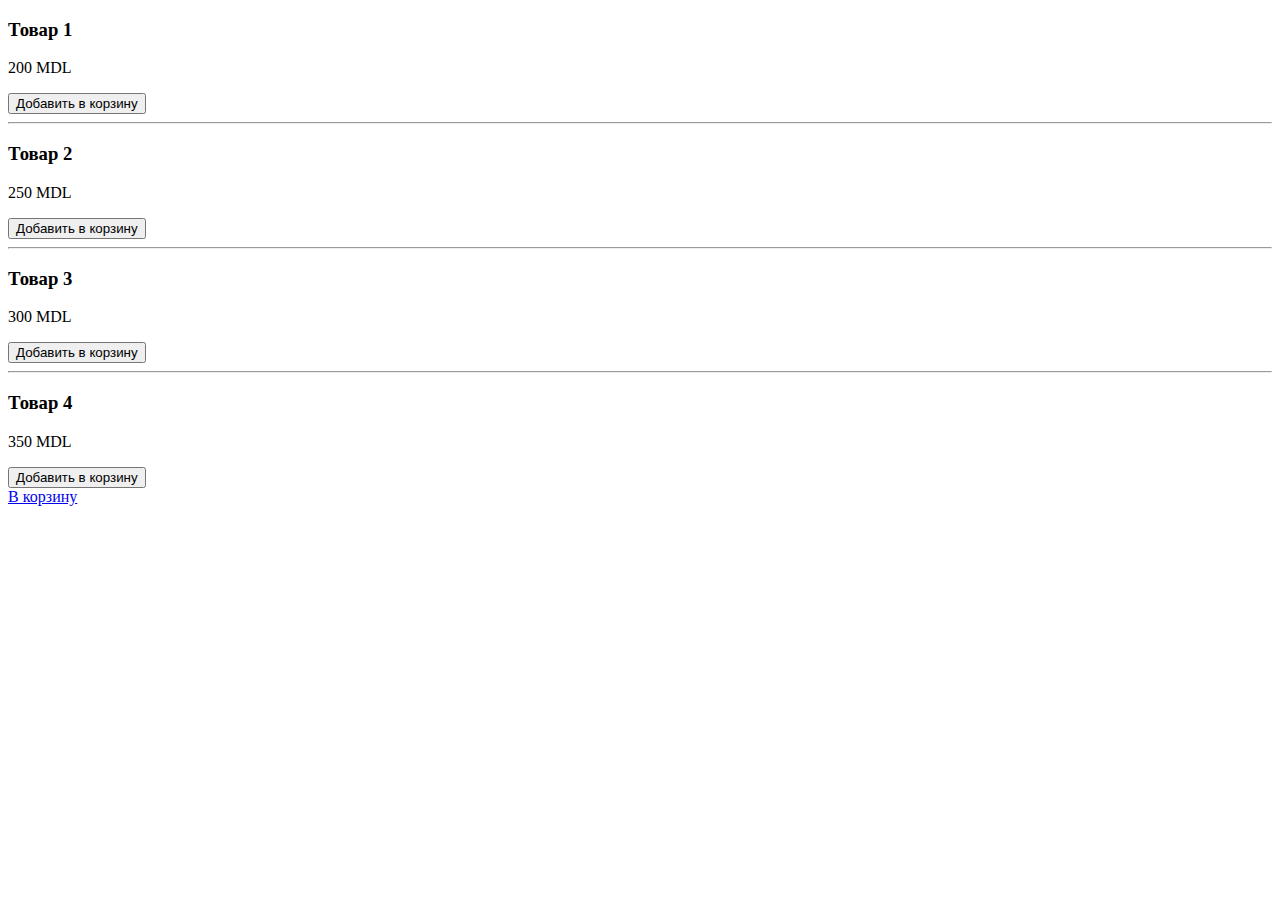
<file: cart/index.html>
<!DOCTYPE html>
<html lang="en">
<head>
    <meta charset="UTF-8">
    <meta name="viewport" content="width=device-width, initial-scale=1.0">
    <title>Document</title>
</head>
<body>

    <div class="card_item">
        <h3 class="card_title">Товар 1</h3>
        <p class="card_price">200 MDL</p>
        <button>Добавить в корзину</button>
    </div>
    <hr />
    <div class="card_item">
        <h3 class="card_title">Товар 2</h3>
        <p class="card_price">250 MDL</p>
        <button>Добавить в корзину</button>
    </div>
    <hr />
    <div class="card_item">
        <h3 class="card_title">Товар 3</h3>
        <p class="card_price">300 MDL</p>
        <button>Добавить в корзину</button>
    </div>
    <hr />
    <div class="card_item">
        <h3 class="card_title">Товар 4</h3>
        <p class="card_price">350 MDL</p>
        <button>Добавить в корзину</button>
    </div>
  <a href="cart.html">В корзину</a>
    <script src="scripts/main.js"></script>
</body>
</html>
</file>
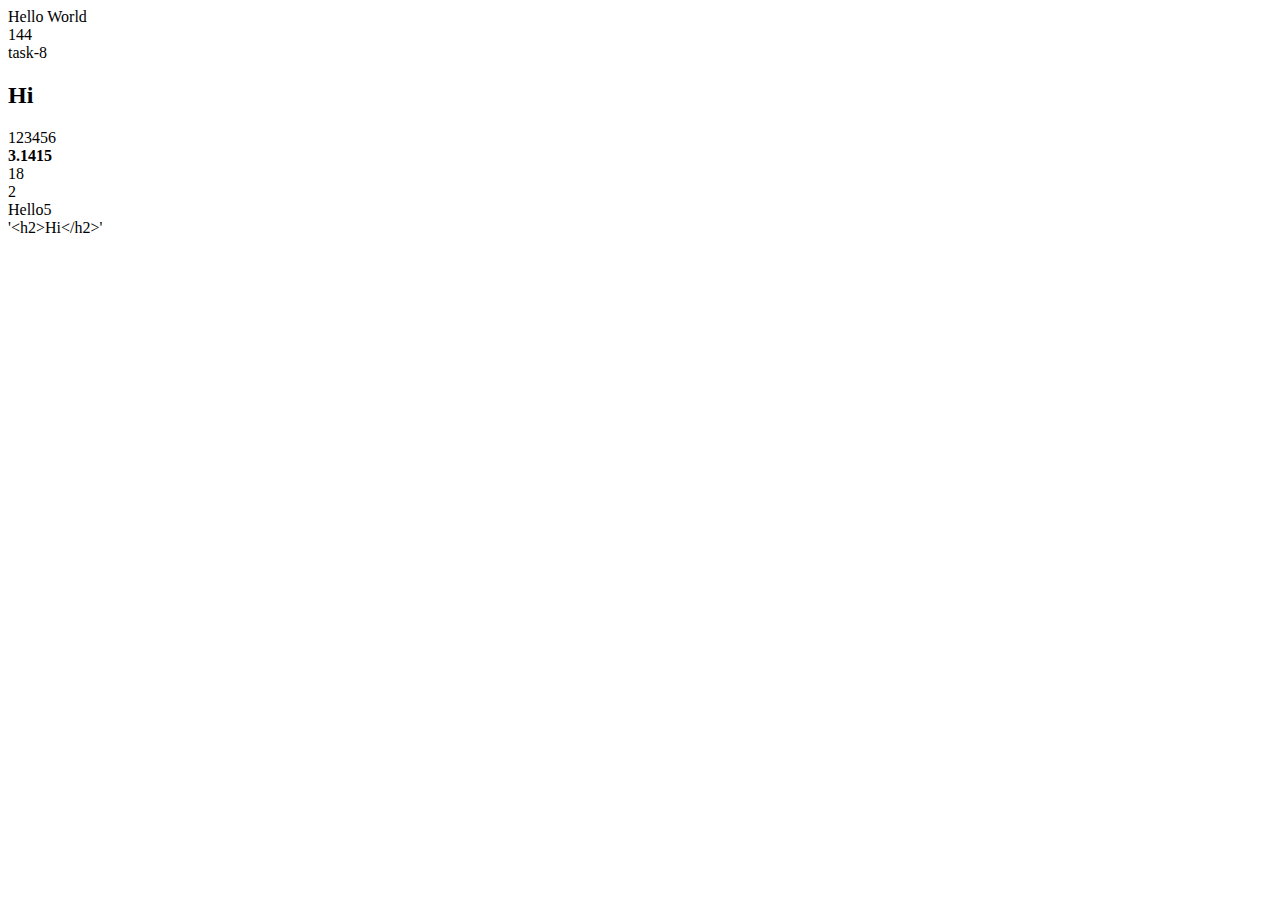
<file: js1/index.html>
<!DOCTYPE html>
<html lang="en">
<head>
    <meta charset="UTF-8">
    <meta name="viewport" content="width=device-width, initial-scale=1.0">
    <title>Document</title>
</head>
<body>

    <div id="six"></div>
    <div id="seven"></div>
    <div class="out-8"></div>
    <div class="out-10"></div>
    <div class="out-11"></div>
    <div class="out-12"></div>
    <div class="out-13"></div>
    <div class="out-14"></div>
    <div class="out-15"></div>
    <div class="out-16"></div>
    <div class="out-17"></div>
    <div class="out-18"></div>
    <div class="out-19-test"></div>
    <div class="out-20"></div>

    
    <script src="./script.js"></script>
</body>
</html>
</file>
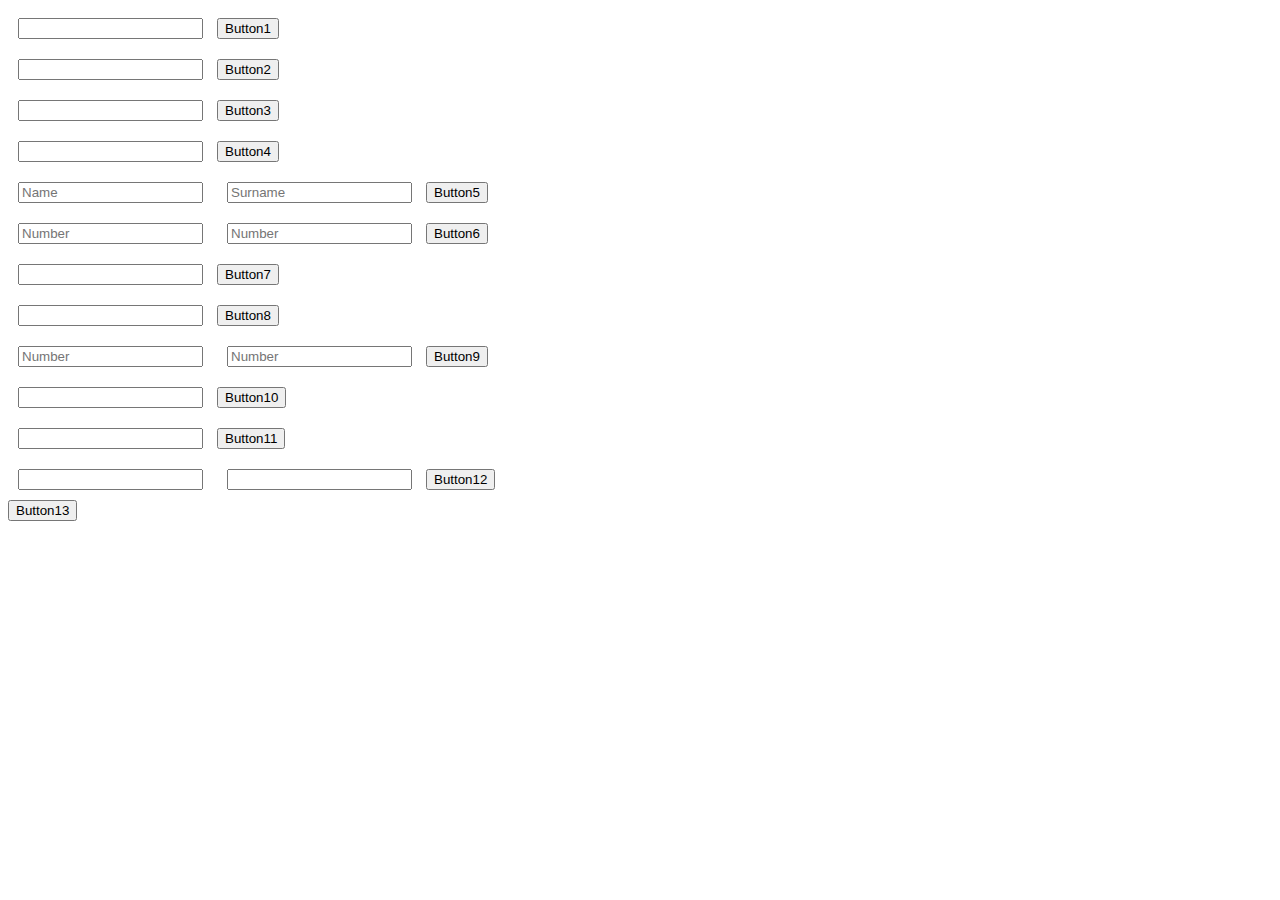
<file: js2/index.html>
<!DOCTYPE html>
<html lang="en">
<head>
    <meta charset="UTF-8">
    <meta name="viewport" content="width=device-width, initial-scale=1.0">
    <link rel="stylesheet" href="./style.css">
    <title>Document</title>
</head>
<body>
    <input type="text" class="i-8">
    <button class="b-8">Button1</button>
    <div class="out-8"></div>

    <input type="text" class="i-9">
    <button class="b-9">Button2</button>
    <div class="out-9"></div>

    <input type="number" class="i-10">
    <button class="b-10">Button3</button>
    <div class="out-10"></div>

    <input type="text" class="i-11">
    <button class="b-11">Button4</button>
    <div class="out-11"></div>

    <input type="text" class="i-12-1" placeholder="Name">
    <input type="text" class="i-12-2" placeholder="Surname">
    <button class="b-12">Button5</button>
    <div class="out-12"></div>
    
    <input type="number" class="i-13-1" placeholder="Number">
    <input type="number" class="i-13-2" placeholder="Number">
    <button class="b-13">Button6</button>
    <div class="out-13"></div>

    <input type="text" class="i-14">
    <button class="b-14">Button7</button>
    <div class="out-14"></div>

    <input type="text" class="i-15">
    <button class="b-15">Button8</button>
    <div class="out-15"></div>

    <input type="number" class="i-16-1" placeholder="Number">
    <input type="number" class="i-16-2" placeholder="Number">
    <button class="b-16">Button9</button>
    <div class="out-16"></div>

    <input type="text" class="i-17">
    <button class="b-17">Button10</button>
    <div class="out-17"></div>

    <input type="text" class="i-18">
    <button class="b-18">Button11</button>
    <div class="out-18"></div>

    <input type="text" class="i-19-1">
    <input type="text" class="i-19-2">
    <button class="b-19">Button12</button>
    <div class="out-19"></div>

    <button class="b-20">Button13</button>
    <div class="out-20"></div>

    <script src="./script.js"></script>
</body>
</html>
</file>
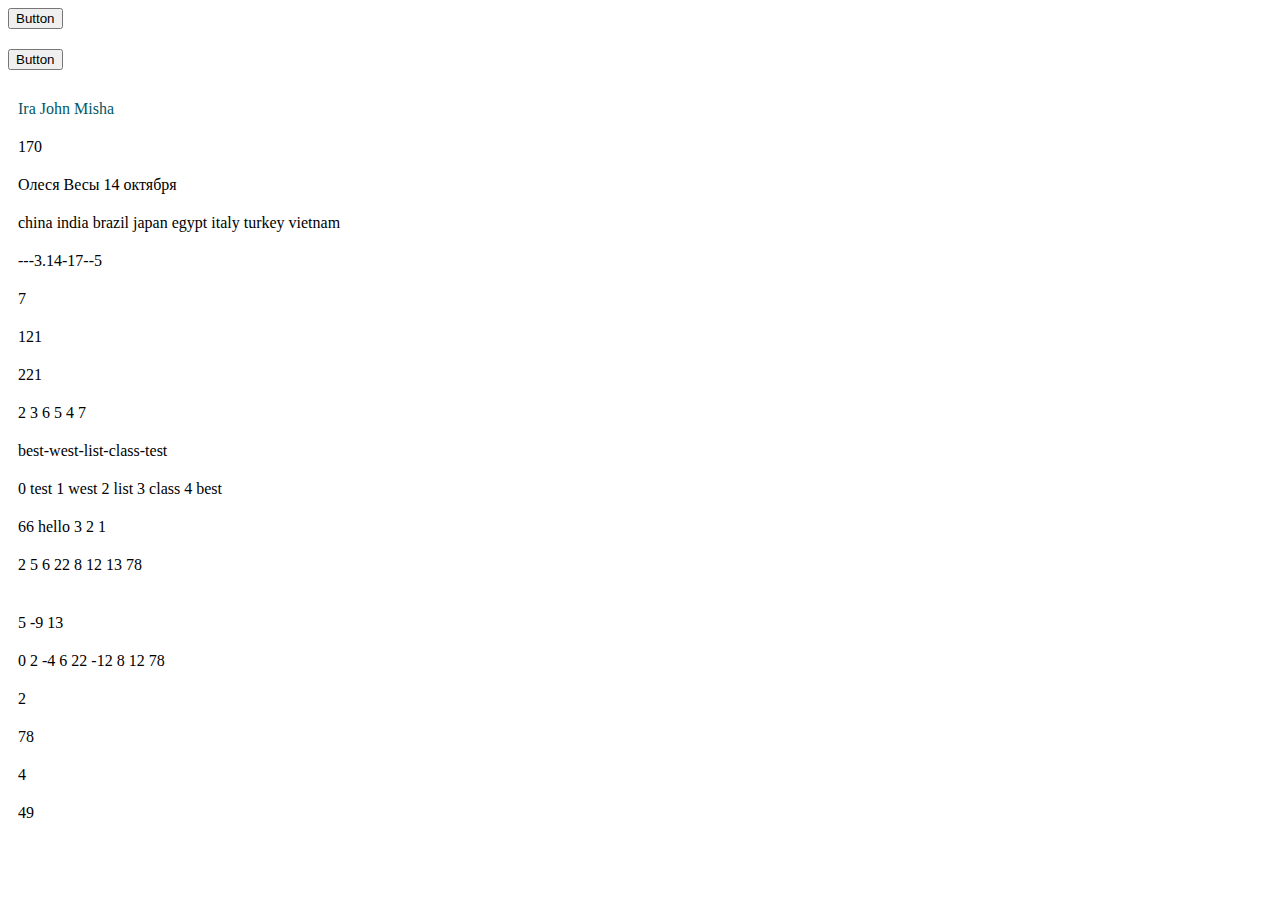
<file: js4/index.html>
<!DOCTYPE html>
<html lang="en">
<head>
    <meta charset="UTF-8">
    <meta name="viewport" content="width=device-width, initial-scale=1.0">
    <link rel="stylesheet" href="./styles.css">
    <title>Document</title>
</head>
<body>
    
    <button class="b-1">Button</button>
    <div class="out-1"></div>

    <button class="b-2">Button</button>
    <div class="out-2"></div>

    <div class="out-4"></div>

    <div class="out-5"></div>

    <div class="out-6"></div>

    <div class="out-7"></div>

    <div class="out-8"></div>
    <div class="out-8-1"></div>

    <div class="out-9"></div>

    <div class="out-10"></div>

    <div class="out-11"></div>

    <div class="out-12"></div>

    <div class="out-13"></div>

    <div class="out-14"></div>

    <div class="out-15"></div>

    <div class="out-16"></div>
    <div class="out-16-odd"></div>
    <div class="out-16-even"></div>

    <div class="out-17"></div>

    <div class="out-18"></div>

    <div class="out-19"></div>

    <div class="out-20"></div>
    
    <script src="./script.js"></script>
</body>
</html>
</file>
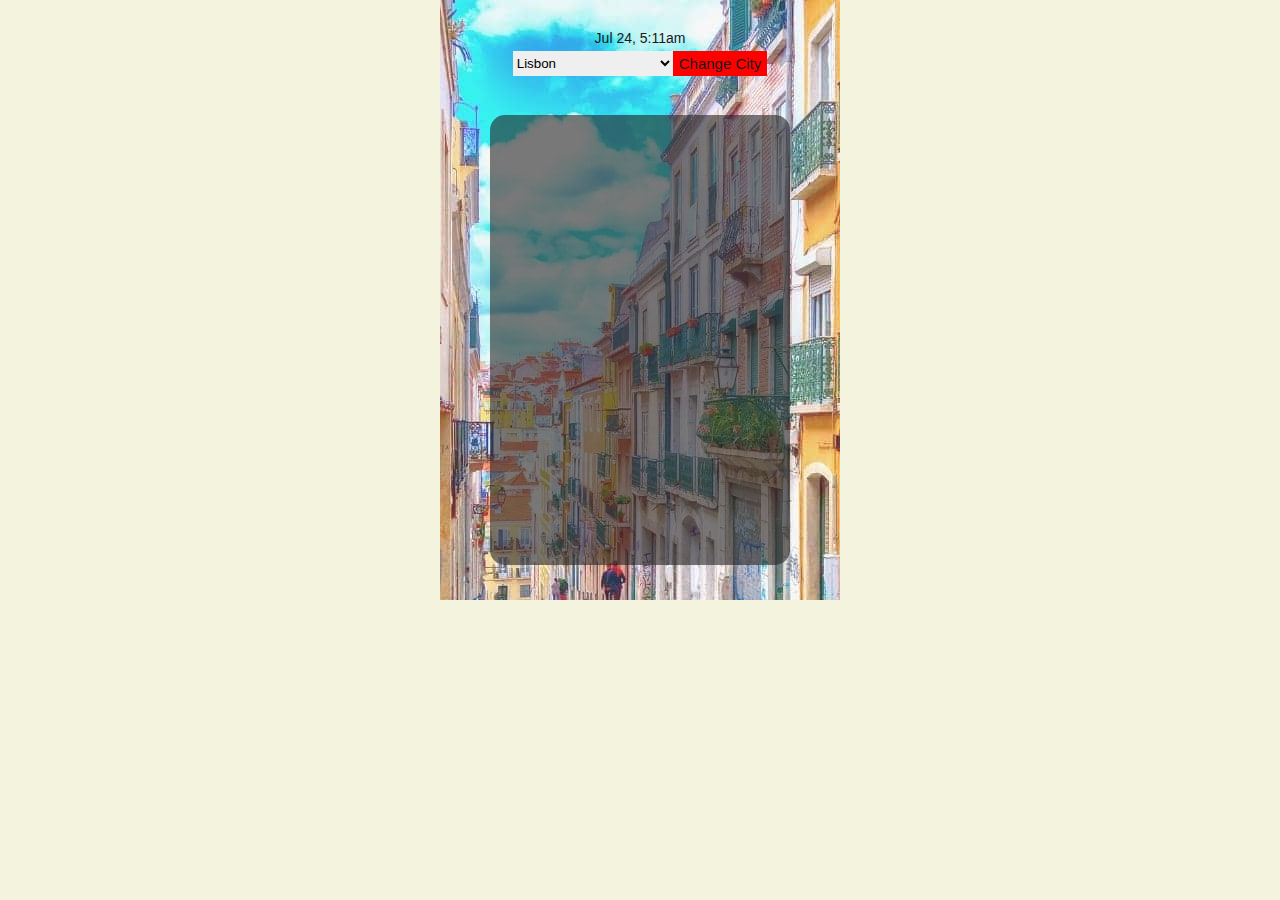
<file: js5_WeatherApp/index.html>
<!DOCTYPE html>
<html lang="en">
<head>
    <meta charset="UTF-8">
    <meta name="viewport" content="width=device-width, initial-scale=1.0">
    <link rel="stylesheet" href="./style.css">
    <title>AppForecast</title>
</head>
<body>
    <main>
        <div class="container">
            <div class="header">
                <div id="dateTime"></div>
                <div class="citySelector">
                    <select id="citySelector"></select>
                    <button class="label">
                        <label for="citySelect">Change City</label>
                    </button>
                </div>
            </div>
            
            <div class="out">
                <div class="top"><h1 class="temperature"></h3>
                    <p class="image"></p>
                </div>
                <h2 class="city-name"></h2>
                
                <em class="description"></em>
                <p class="wind-direction"></p>
                <p class="wind-speed"></p>
                <p class="pressure"></p>
           </div>
        </div>
    </main>
    

  
    <script src="./script.js"></script>
</body>
</html>
</file>
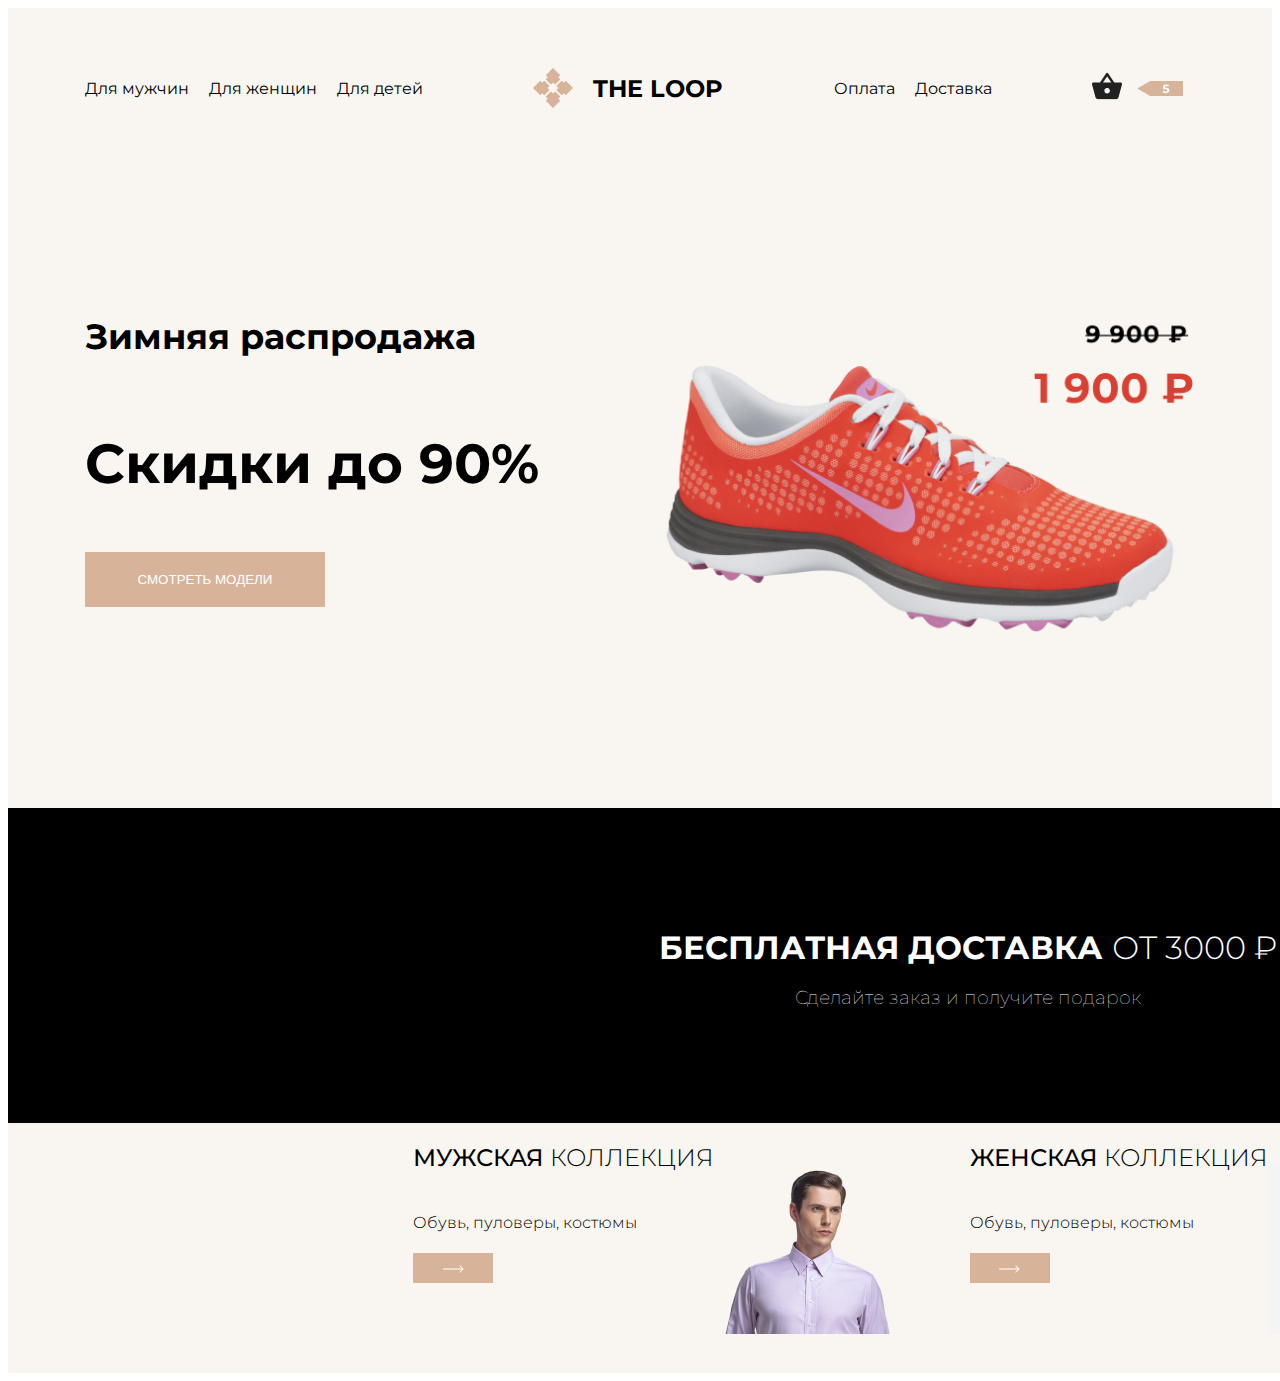
<file: new/index.html>
<!doctype html>
<html lang="en">
<head>
    <meta charset="UTF-8">
    <meta name="viewport"
          content="width=device-width, user-scalable=no, initial-scale=1.0, maximum-scale=1.0, minimum-scale=1.0">
    <meta http-equiv="X-UA-Compatible" content="ie=edge">
    <link rel="stylesheet" href="styles/style.css">
    <title>Document</title>
</head>
<body>
<header>
    <div class="nav-wrapper">
        <div class="block-wrapper">
    <nav class="nav-style">
        <ul class="menu-flex">
            <li>Для мужчин</li>
            <li>Для женщин</li>
            <li>Для детей</li>
            <li class="logo-wrapper"><img src="./images/logo.png" alt="logo"> <span class="logo-title">The Loop</span></li>
            <li>Оплата</li>
            <li>Доставка</li>
            <li><img src="./images/first-screen__basket.png" alt="" class="basket"></li>
        </ul>
    </nav>

            <section class="slider-wrapper">
                <div class="text__content">
                    <h3>Зимняя распродажа</h3>
                    <h1>Скидки до 90%</h1>
                    <button class="view__model">Смотреть модели</button>
                </div>
                <div class="image__content">
                    <img src="./images/shooes.png" alt="">
                </div>
        </section>
        </div>
    </div>
    <div class="delivery">
        <h1>Бесплатная доставка <span class="thin-weight">от 3000 &#8381;</span></h1>
            <h3>Сделайте заказ и получите подарок</h3>
    </div>
    <div class="collection-block-wrapper">
        <div class="block-wrapper">
    <section class="collection-wrapper">
        <div class="collection__text__content">
            <h2><span class="medium-text">Мужская</span> <span class="light-text">коллекция</span></h2>
            <h4>Обувь, пуловеры, костюмы</h4>
            <button class="view__model"><img src="./images/Arrow.png"></button>
        </div>
        <div class="collection__image__content">
            <img src="./images/man.png" alt="">
        </div>
        <div class="collection__text__content">
            <h2><span class="medium-text">Женская</span> <span class="light-text"> коллекция</span></h2>
            <h4>Обувь, пуловеры, костюмы</h4>
            <button class="view__model"><img src="./images/Arrow.png"></button>
        </div>
        <div class="collection__image__content">
            <img src="./images/women.png" alt="">
        </div>
    </section>
        </div>
    </div>
</header>
</body>
</html>
</file>
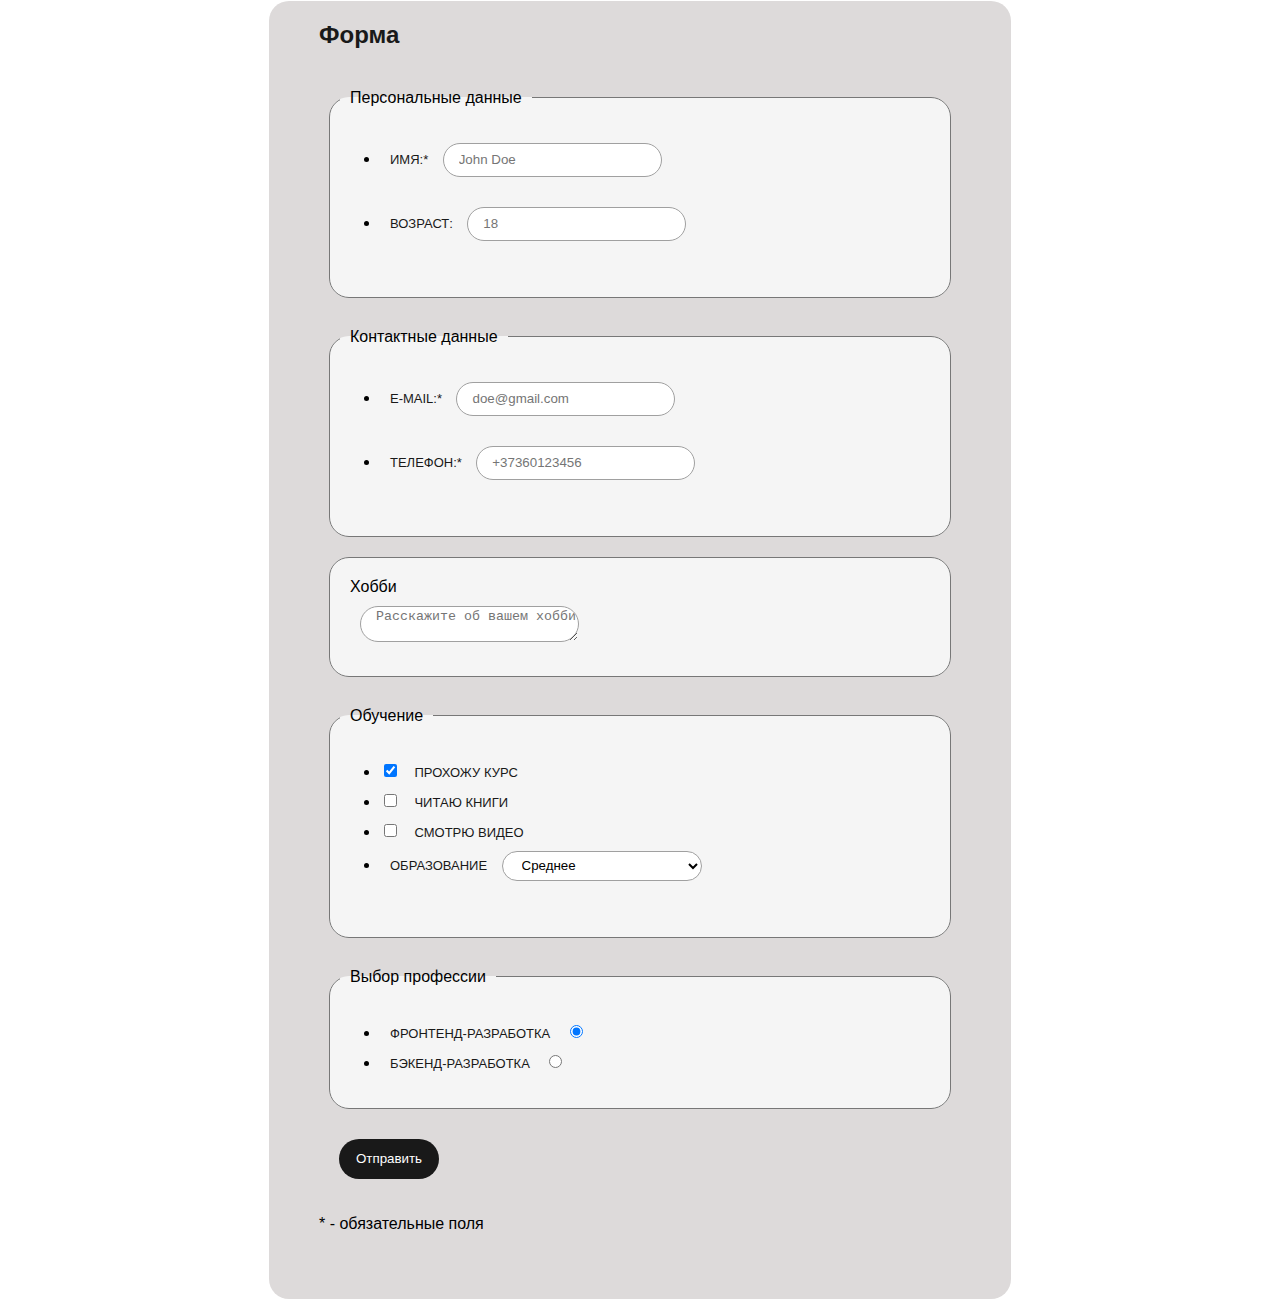
<file: урок-12/index.html>
<!doctype html>
<html lang="en">
<head>
    <meta charset="UTF-8">
    <meta name="viewport"
          content="width=device-width, user-scalable=no, initial-scale=1.0, maximum-scale=1.0, minimum-scale=1.0">
    <meta http-equiv="X-UA-Compatible" content="ie=edge">
    <link rel="stylesheet" href="./style.css">
    <title>Document</title>
</head>
<body>
<form action="#" method="post" >
    <div class="container">
    <div class="main">
 <h2>Форма</h2>
    <fieldset>
        <legend>Персональные данные</legend>
        <ul>
            <li>
                <label for="name">Имя:*</label>
                <input type="text" class="form" name="name" placeholder="John Doe" id="name">
            </li>
            <li>
                <label for="age">Возраст:</label>
                <input type="number" class="form" name="age" placeholder="18" id="age" min="0" max="125">
            </li>
        </ul>
    </fieldset>

    <fieldset>
        <legend>Контактные данные</legend>
        <ul>
            <li>
                <label for="email">E-mail:*</label>
                <input type="email" class="form" name="email" placeholder="doe@gmail.com" id="email" required>
            </li>
            <li>
                <label for="phone">Телефон:*</label>
                <input type="tel" class="form" name="phone" placeholder="+37360123456" id="phone" maxlength="9" required>
            </li>
        </ul>
    </fieldset>

    <fieldset>
    <div>
        <legend>Хобби</legend>
        <label for="message"></label>
        <textarea name="message"  class="form" id="message" placeholder="Расскажите об вашем хобби"></textarea>
    </div>
    </fieldset>

    <fieldset>
        <legend>Обучение</legend>
        <ul>
            <li>
                <input type="checkbox" name="course" id="course" checked>
                <label for="course">Прохожу курс</label>
            </li>
            <li>
                <input type="checkbox" name="books" id="books">
                <label for="books">Читаю книги</label>
            </li>
            <li>
                <input type="checkbox" name="video" id="video">
                <label for="video">Смотрю видео</label>
            </li>
            <li>
                <label for="education"> Образование</label>
                <select name="" class="form" id="education">
                    <option value="secondary">Среднее</option>
                    <option value="secondary vocational">Среднее специальное</option>
                    <option value="higher">Высшее</option>
                    <option value="incomplete higher">Неоконченное высшее</option>
                </select>
            </li>
        </ul>
    </fieldset>
    <fieldset>
        <legend>Выбор профессии</legend>
        <ul>
            <li>
                <label for="front">Фронтенд-разработка</label>
                <input type="radio" id="front" checked>
            </li>
            <li>
                <label for="back">Бэкенд-разработка</label>
                <input type="radio" id="back" >
            </li>
        </ul>
    </fieldset>
    <div>
        <button class="button" type="submit">Отправить</button>
        <p>* - обязательные поля</p>
    </div>
</div>
</div>
</form>
</body>
</html>
</file>
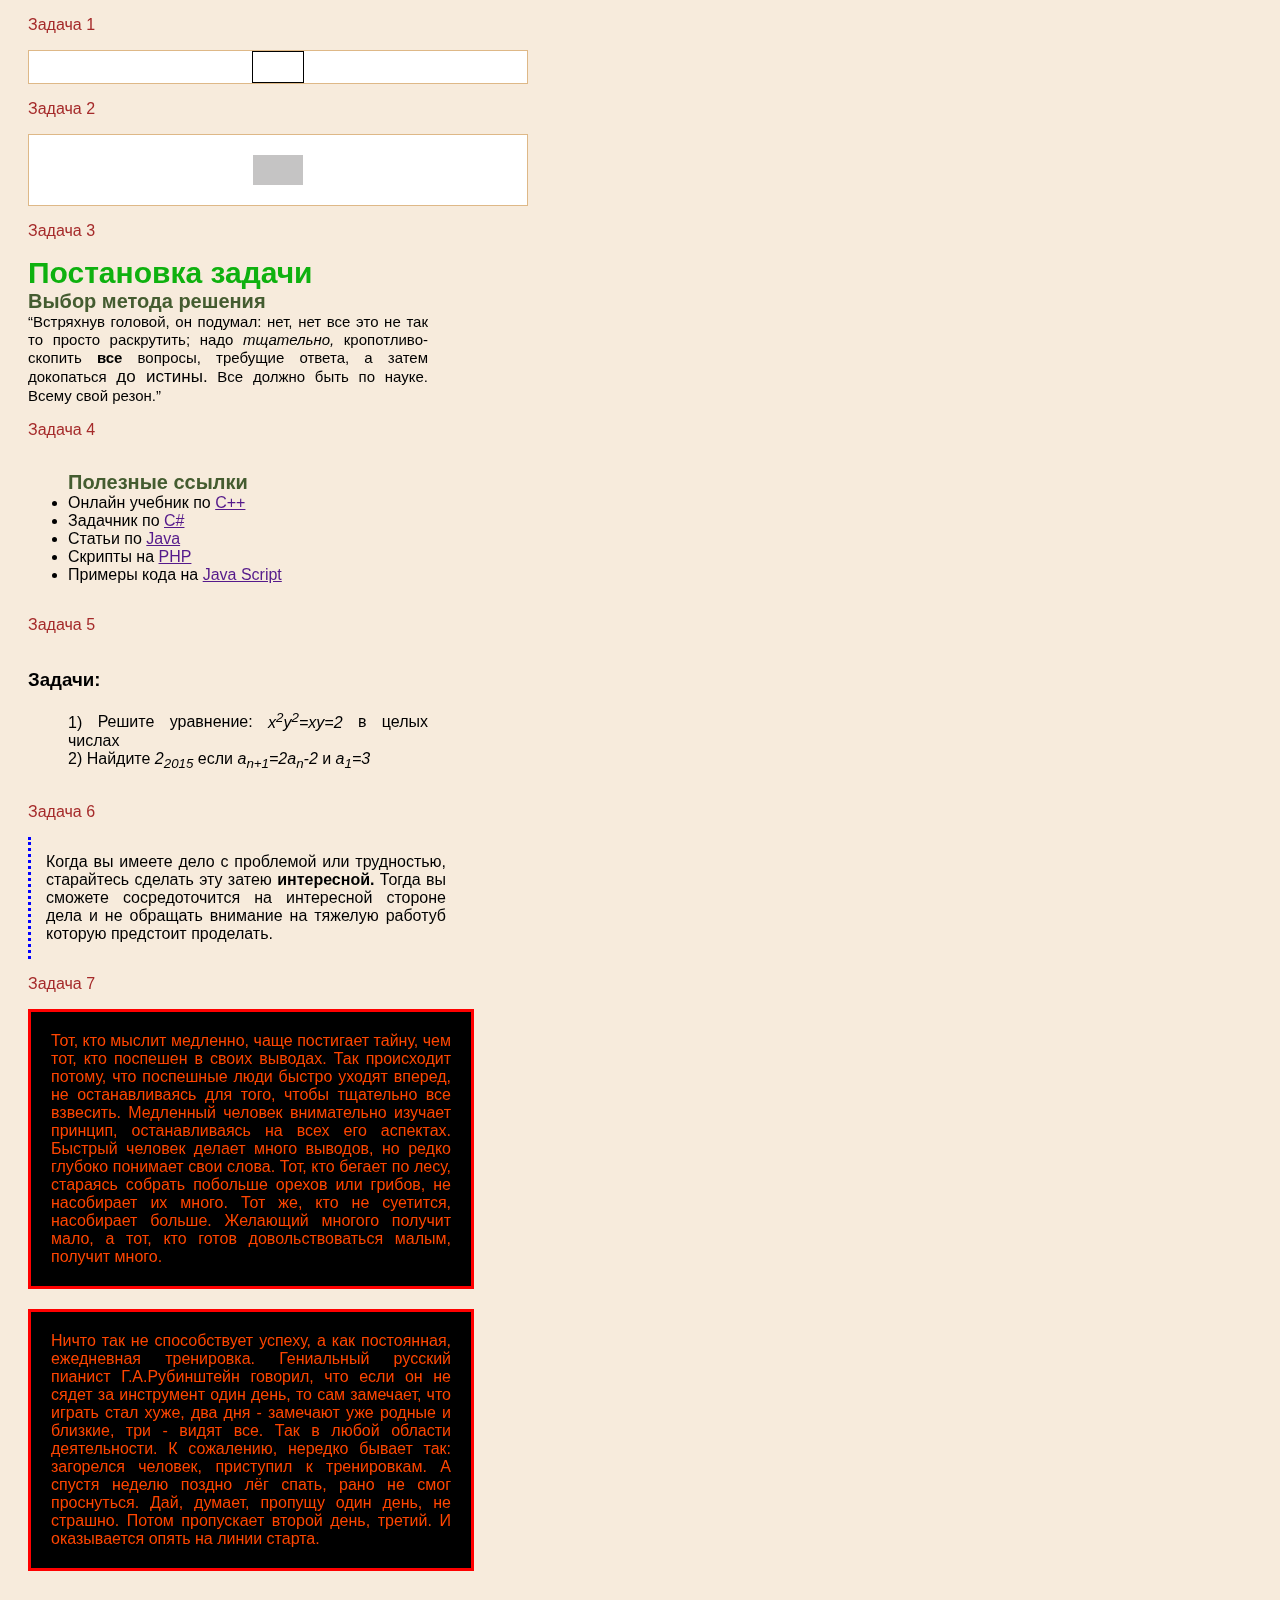
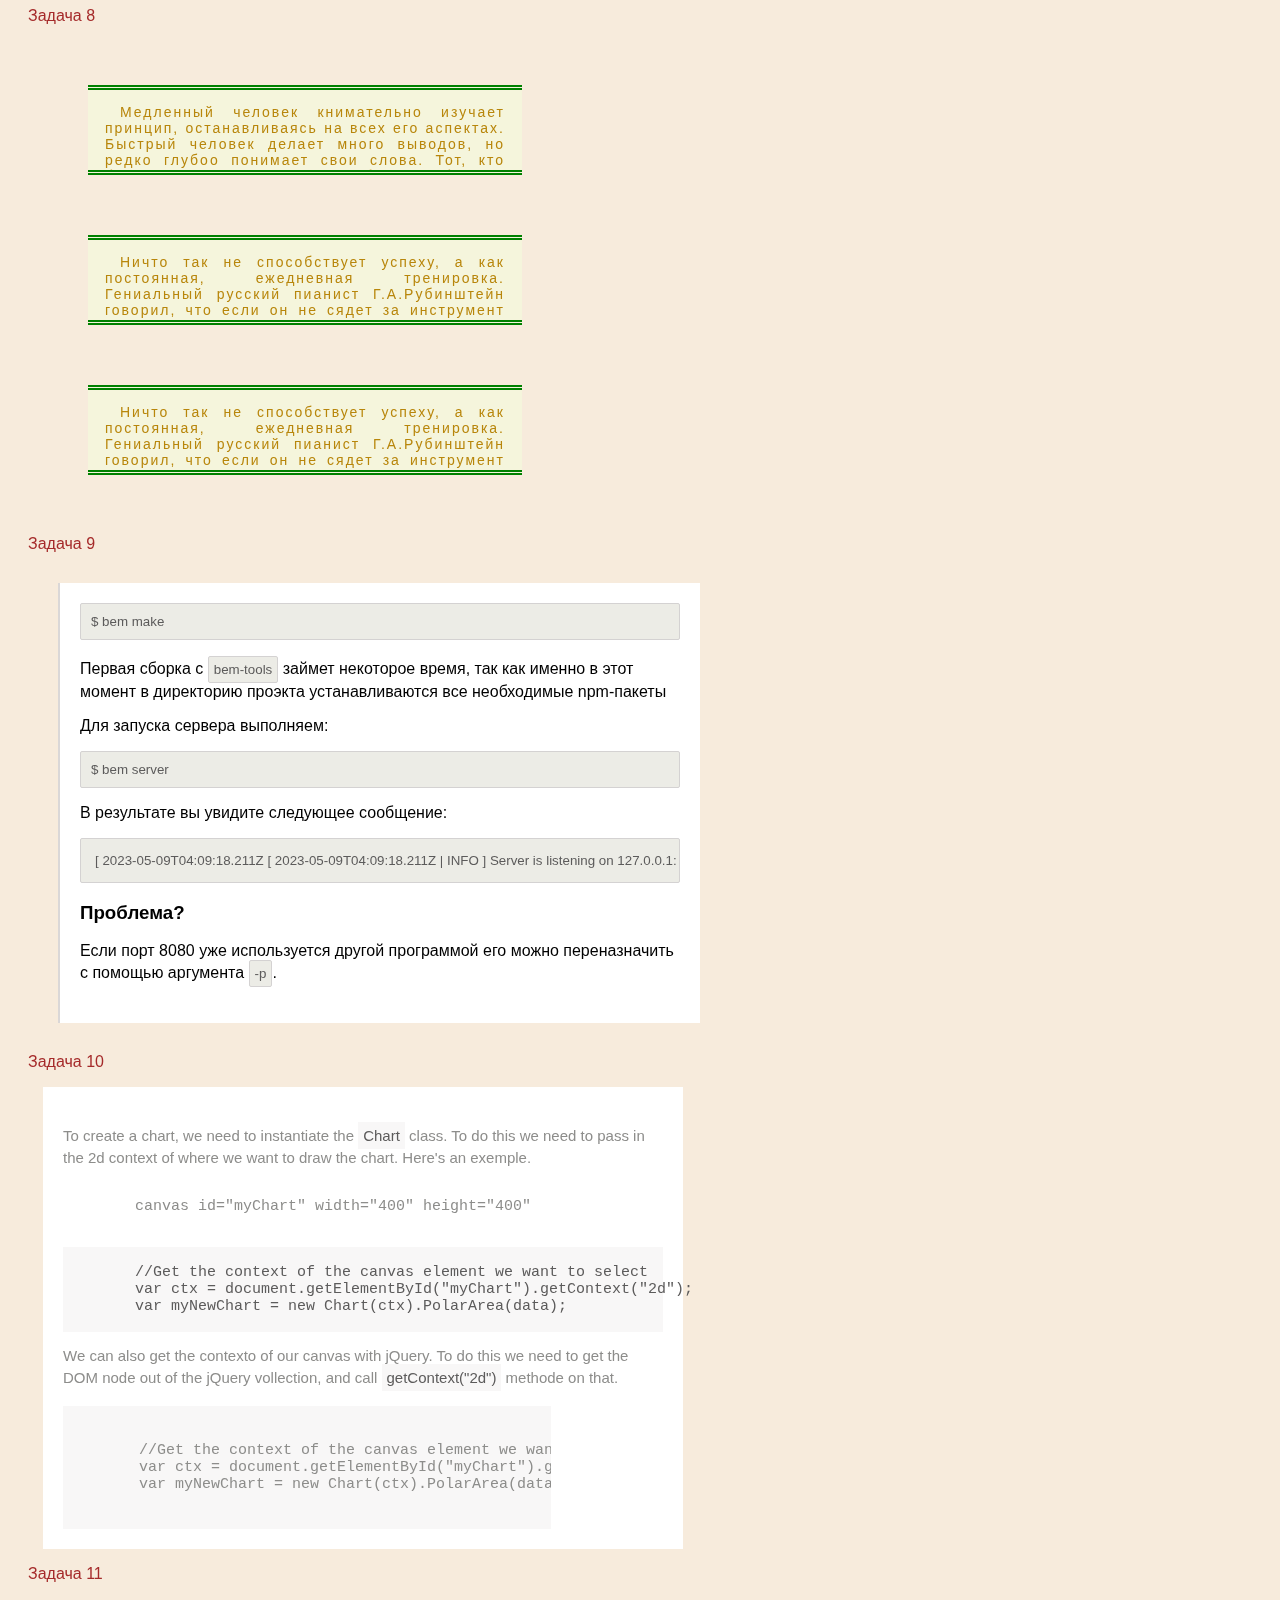
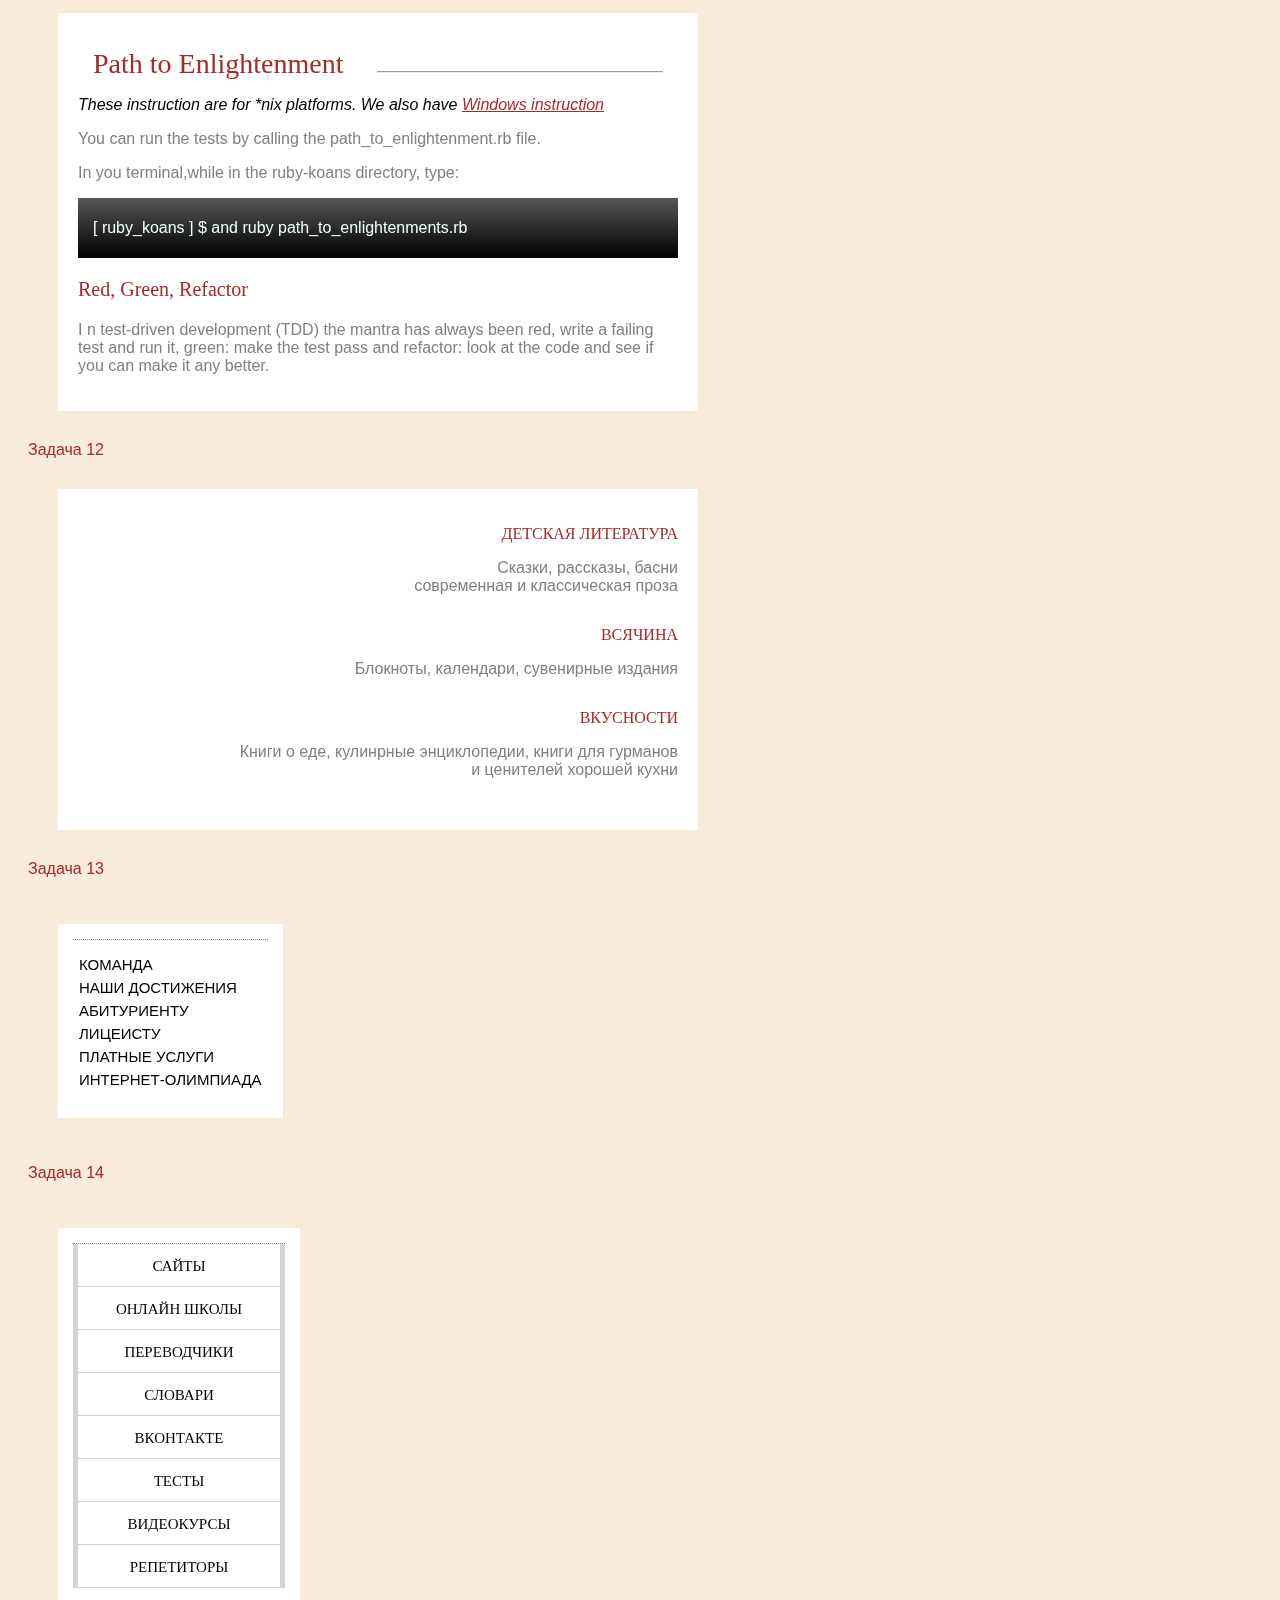
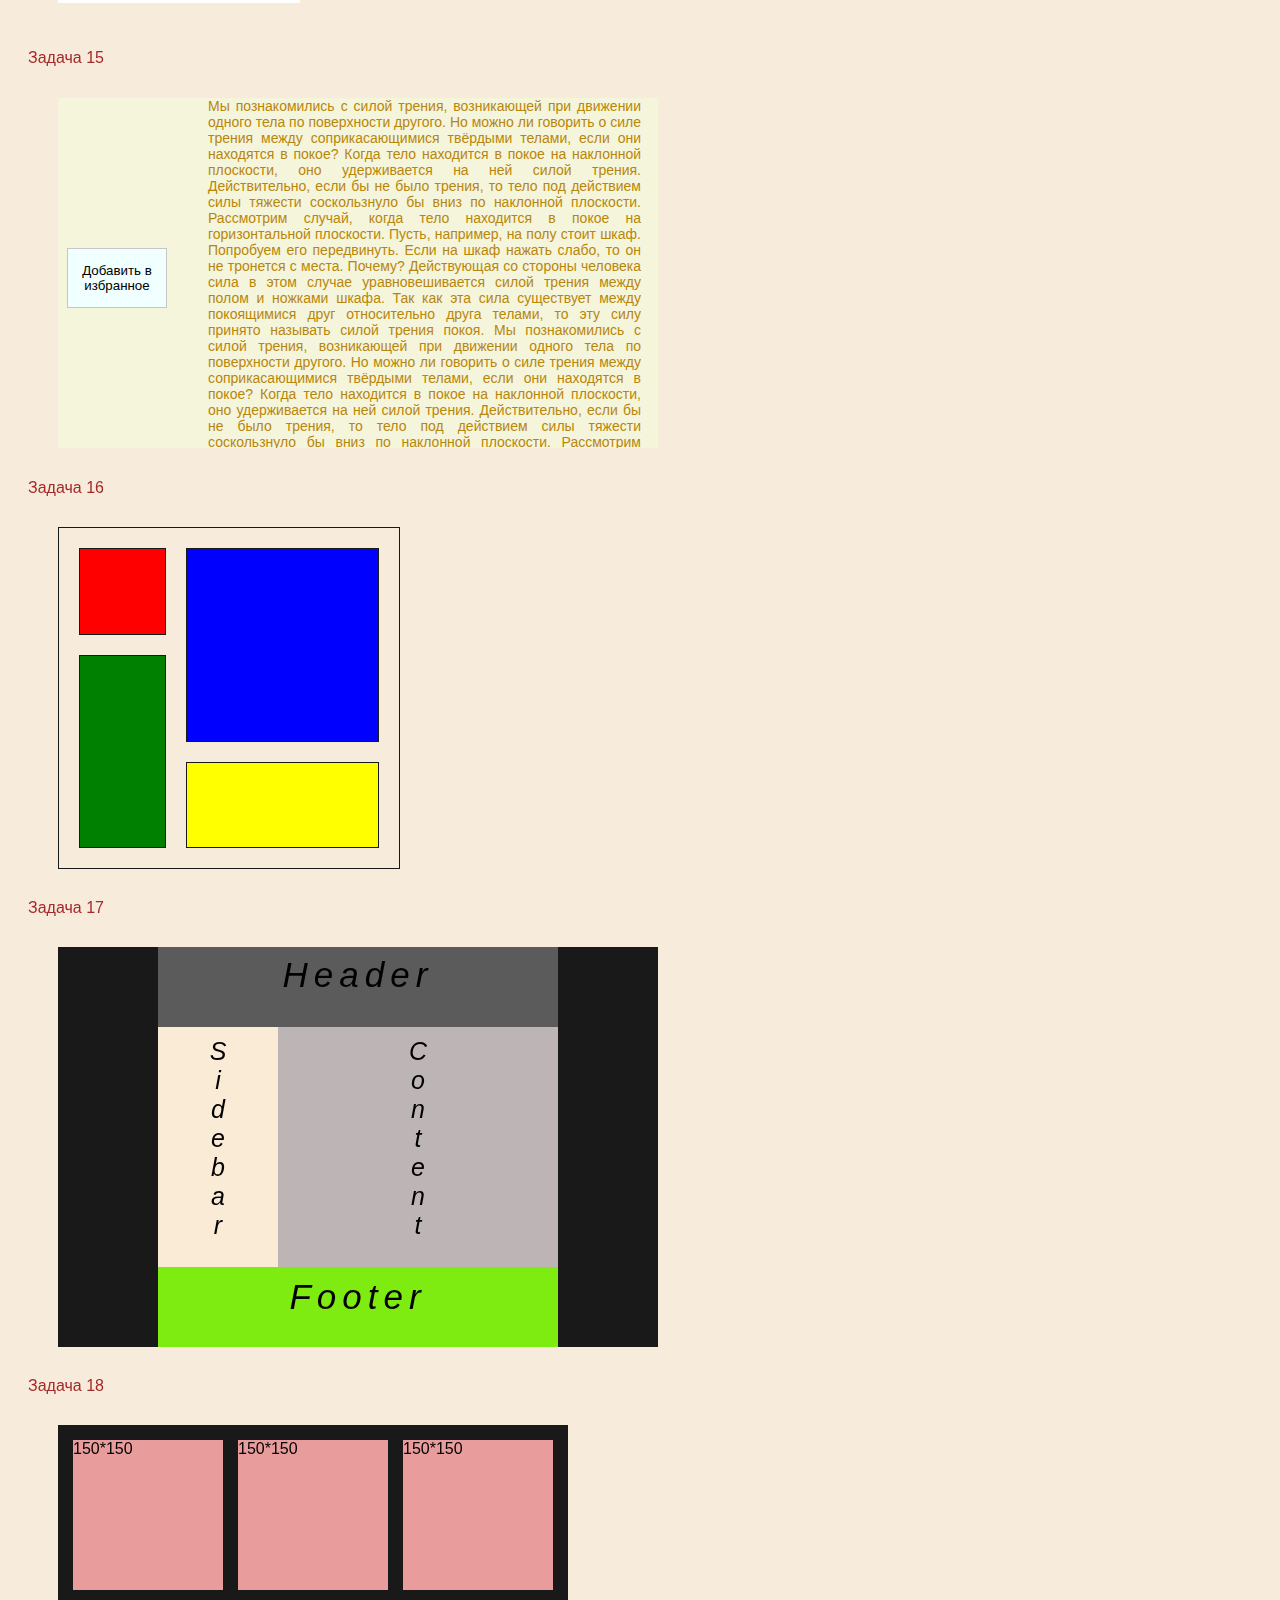
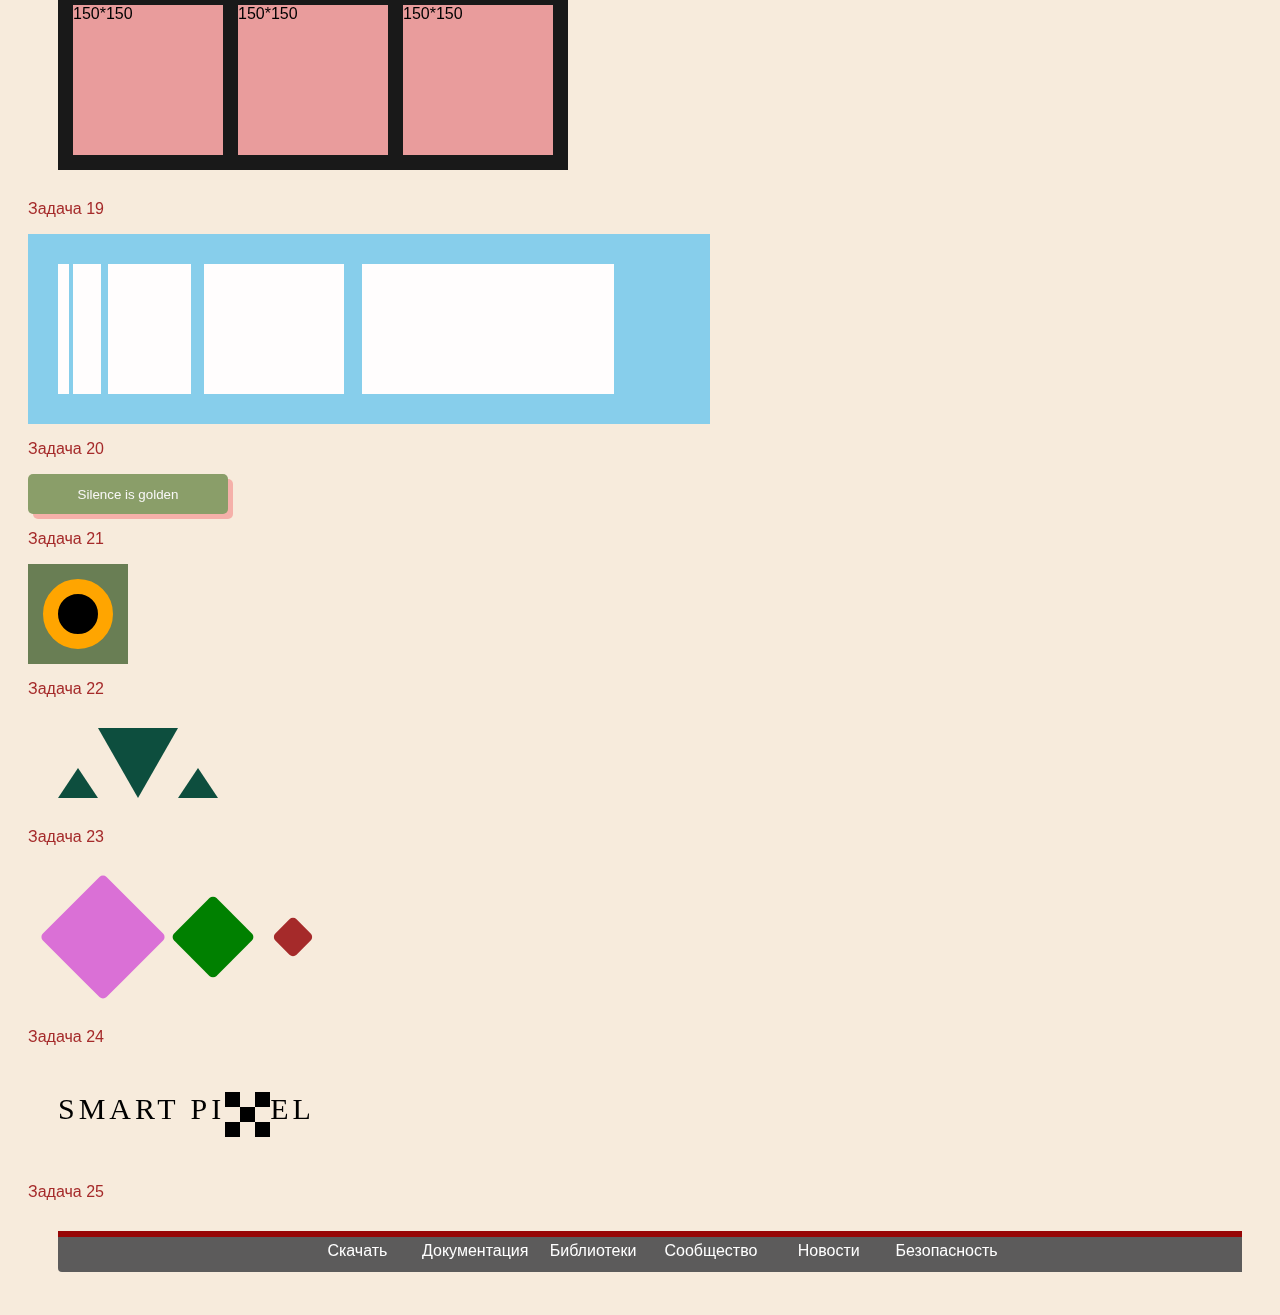
<file: урок-7/index.html>
<!DOCTYPE html>
<html lang="en">

<head>
  <meta charset="UTF-8">
  <meta name="viewport" content="width=device-width, initial-scale=1.0">
  <link rel="stylesheet" href="./style.css">
  <title>Document</title>
</head>

<body>

  <p style="color: brown">Задача 1</p>
  <div class="container">
    <div id="block-1"></div>
  </div>

  <p style="color: brown">Задача 2</p>
  <div class="container">
    <div id="block-2"></div>
  </div>

  <p style="color: brown">Задача 3</p>
  <div class="text-1">
    <b class="h1">Постановка задачи</b>
    <br>
    <b class="h2">Выбор метода решения</b>
    <br>
    <q>Встряхнув головой, он подумал: нет, нет все это не так то просто раскрутить; надо <i>тщательно,</i> кропотливо-скопить <b>все </b> вопросы, требущие ответа, а затем докопаться <span>до истины.</span> Все должно быть по науке. Всему свой резон.</q>
  </div>

  <p style="color: brown">Задача 4</p>
  <div class="text-1">
    <ul>
      <b class="h2">Полезные ссылки</b>
      <li>Онлайн учебник по <a href="">C++</a></li>
      <li>Задачник по <a href="">C#</a></li>
      <li>Статьи по <a href="">Java</a></li>
      <li>Скрипты на <a href="">PHP</a></li>
      <li>Примеры кода на <a href="">Java Script</a></li>
    </ul>
  </div>

  <p style="color: brown">Задача 5</p>
  <div class="text-1">
    <h3>Задачи:</h3>
    <ol>
      <li>Решите уравнение:<i> x<sup>2</sup>y<sup>2</sup>=xy=2</i> в целых числах</li>
      <li>Найдите <i>2<sub>2015</sub></i> если <i>a<sub>n+1</sub>=2a<sub>n</sub>-2 </i> и <i>a<sub>1</sub>=3</i></li>
    </ol>
  </div>

  <p style="color: brown">Задача 6</p>
  <div class="text-2">
    <p>Когда вы имеете дело с проблемой или трудностью, старайтесь сделать эту затею<b> интересной. </b> Тогда вы сможете сосредоточится на интересной стороне дела и не обращать внимание на тяжелую работуб которую предстоит проделать.</p>
  </div>

  <p style="color: brown">Задача 7</p>
  <div class="containerBox">
    <div class="text-3">
      <p class="box">Тот, кто мыслит медленно, чаще постигает тайну, чем тот, кто поспешен в своих выводах. Так происходит потому, что поспешные люди быстро уходят вперед, не останавливаясь для того, чтобы тщательно все взвесить. Медленный человек внимательно изучает принцип, останавливаясь на всех его аспектах. Быстрый человек делает много выводов, но редко глубоко понимает свои слова. Тот, кто бегает по лесу, стараясь собрать побольше орехов или грибов, не насобирает их много. Тот же, кто не суетится, насобирает больше. Желающий многого получит мало, а тот, кто готов довольствоваться малым, получит много.</p>
    </div>
    <div class="text-3">
      <p class="box">Ничто так не способствует успеху, а как постоянная, ежедневная тренировка. Гениальный русский пианист Г.А.Рубинштейн говорил, что если он не сядет за инструмент один день, то сам замечает, что играть стал хуже, два дня - замечают уже родные и близкие, три - видят все. Так в любой области деятельности. К сожалению, нередко бывает так: загорелся человек, приступил к тренировкам. А спустя неделю поздно лёг спать, рано не смог проснуться. Дай, думает, пропущу один день, не страшно. Потом пропускает второй день, третий. И оказывается опять на линии старта.</p>
    </div>
  </div>

  <p style="color: brown">Задача 8</p>
  <div class="scroll-box">
    <div class="box_1">
      <p>
        Медленный человек книмательно изучает принцип, останавливаясь на всех его аспектах. Быстрый человек делает много выводов, но редко глубоо понимает свои слова. Тот, кто бегает по лесу, стараясь собрать побольше орехов или грибов, не насобирает их много. Тот же, кто не суетится, насобирает больше. Желающий многого получит мало, этот, кто готов довольствоваться малым, получит много.
      </p>
    </div>
  </div>
  <div class="scroll-box">
    <div class="box_2">
      <p>
        Ничто так не способствует успеху, а как постоянная, ежедневная тренировка. Гениальный русский пианист Г.А.Рубинштейн говорил, что если он не сядет за инструмент один день, то сам замечает, что играть стал хуже, два дня - замечают уже родные и близкие, три - видят все. Так в любой области деятельности. К сожалению, нередко бывает так: загорелся человек, приступил к тренировкам. А спустя неделю поздно лёг спать, рано не смог проснуться. Дай, думает, пропущу один день, не страшно. Потом пропускает второй день, третий. И оказывается опять на линии старта.
      </p>
    </div>
  </div>
  <div class="scroll-box">
    <div class="box_3">
      <p>
        Ничто так не способствует успеху, а как постоянная, ежедневная тренировка. Гениальный русский пианист Г.А.Рубинштейн говорил, что если он не сядет за инструмент один день, то сам замечает, что играть стал хуже, два дня - замечают уже родные и близкие, три - видят все. Так в любой области деятельности. К сожалению, нередко бывает так: загорелся человек, приступил к тренировкам. А спустя неделю поздно лёг спать, рано не смог проснуться. Дай, думает, пропущу один день, не страшно. Потом пропускает второй день, третий. И оказывается опять на линии старта.
      </p>
    </div>
  </div>

  <p style="color: brown">Задача 9</p>
  <div class="container_9">

    <div class="wrapper">
      <div class="bemMake">$ bem make</div>
    </div>

    <div class="texT">
      <p>
        Первая сборка с <span class="bem">bem-tools</span> займет некоторое время, так как именно в этот момент в директорию проэкта устанавливаются все необходимые npm-пакеты
      </p>
      <p>
        Для запуска сервера выполняем:
      </p>
    </div>
    <div class="wrapper">
      <div class="bemMake">$ bem server</div>
    </div>
    <div class="texT">
      <p>
        В результате вы увидите следующее сообщение:
      </p>
    </div>
    <div class="wrapper">
      <div class="scroll">
        <div class="bemMake">[ 2023-05-09T04:09:18.211Z [ 2023-05-09T04:09:18.211Z | INFO ] Server is listening on 127.0.0.1:"8080"| INFO ] Server is listening on 127.0.0.1:"8080"</div>
      </div>
    </div>
    <div class="texT">
      <h3>
        Проблема?
     </h3>

      <p>
        Если порт 8080 уже используется другой программой его можно переназначить с помощью аргумента <span class="bem">-p</span>.
      </p>
    </div>
  </div>

  <p style="color: brown">Задача 10</p>
  <div class="container_10">
    <div>
      <p>To create a chart, we need to instantiate the <code class="chart"> Chart</code> class. To do this we need to pass in the 2d context of where we want to draw the chart. Here's an exemple.
      </p>
    </div>
    <div>
      <pre><code>
        canvas id="myChart" width="400" height="400"
    </code></pre>
    </div>
    <div class="code">
      <pre><code>
        //Get the context of the canvas element we want to select
        var ctx = document.getElementById("myChart").getContext("2d");
        var myNewChart = new Chart(ctx).PolarArea(data);
    </code></pre>
    </div>
    <div>
      <p>
        We can also get the contexto of our canvas with jQuery. To do this we need to get the DOM node out of the jQuery vollection, and call <code class="chart">getContext("2d")</code> methode on that.
      </p>
    </div>
    <div class="scrollCode">
      <pre><code>
        //Get the context of the canvas element we want to select
        var ctx = document.getElementById("myChart").getContext("2d");
        var myNewChart = new Chart(ctx).PolarArea(data);
    </code></pre>
    </div>
  </div>
  <p style="color: brown">Задача 11</p>

  <div class="container_11">

    <div class="headin">
      <span class="redText"> Path to Enlightenment</span>
      <hr>
    </div>

    <i>These instruction are for *nix platforms. We also have  <a href="" style="color: brown;">Windows instruction</a></i>

    <p style="color: gray;">
      You can run the tests by calling the path_to_enlightenment.rb file.
    </p>

    <p style="color: gray;">
      In you terminal,while in the ruby-koans directory, type:
    </p>

    <div class="blackBox">
      <div> [ ruby_koans ] $ and ruby path_to_enlightenments.rb
      </div>
    </div>

    <div>
      <p class="redText-2"> Red, Green, Refactor</p>
    </div>
    <p style="color: gray;">
      I n test-driven development (TDD) the mantra has always been red, write a failing test and run it, green: make the test pass and refactor: look at the code and see if you can make it any better.
    </p>
  </div>

  <p style="color: brown">Задача 12</p>

  <div class="container_11">
    <div class="brownUp">
      <p>
        детская литература
      </p>
    </div>
    <p class="books">
      Сказки, рассказы, басни
      <br> современная и классическая проза
    </p>

    <div class="brownUp">
      <p>
        всячина
      </p>
    </div>
    <p class="books">
      Блокноты, календари, сувенирные издания
    </p>

    <div class="brownUp">
      <p>
        вкусности
      </p>
    </div>

    <p class="books">
      Книги о еде, кулинрные энциклопедии, книги для гурманов
      <br> и ценителей хорошей кухни
    </p>
  </div>

  <p style="color: brown">Задача 13</p>
  <nav class="container_13">
    <ul class="abc">
        <p><b><a class="abiturient" href="">Команда</a></b></p>
        <p><b><a class="abiturient" href="">Наши достижения</a></b></p>
            <p><b><a class="abiturient" href="">Абитуриенту</a></b></p>
            <p><b><a class="abiturient" href="">Лицеисту</a></b></p>
            <p><b><a class="abiturient" href="">Платные услуги</a></b></p>
            <p><b><a class="abiturient" href="">Интернет-олимпиада</a></b></p>
    </ul>
</nav>

  <p style="color: brown">Задача 14</p>
  <div class="container_14">
    <ul class="abb">
      <p><b><a class="blue" href="">Сайты</a></b></p>
      <p><b><a class="blue" href="">Онлайн школы</a></b></p>
      <p><b><a class="blue" href="">Переводчики</a></b></p>
      <p><b><a class="blue" href="">Словари</a></b></p>
      <p><b><a class="blue" href="">Вконтакте</a></b></p>
      <p><b><a class="blue" href="">Тесты</a></b></p>
      <p><b><a class="blue" href="">Видеокурсы</a></b></p>
      <p><b><a class="blue" href="">Репетиторы</a></b></p>
    </ul>
  </div>

    <p style="color: brown">Задача 15</p>
  <div class="container_15">
    <button class="box-3" type="button">Добавить в избранное</button>
    
    <div class="scroll-box_2">
      Мы познакомились с силой трения, возникающей при движении одного тела по поверхности другого. Но можно ли говорить о силе трения между соприкасающимися твёрдыми телами, если они находятся в покое?
      Когда тело находится в покое на наклонной плоскости, оно удерживается на ней силой трения. Действительно, если бы не было трения, то тело под действием силы тяжести соскользнуло бы вниз по наклонной плоскости.
      Рассмотрим случай, когда тело находится в покое на горизонтальной плоскости. Пусть, например, на полу стоит шкаф. Попробуем его передвинуть. Если на шкаф нажать слабо, то он не тронется с места. Почему? Действующая со стороны человека сила в этом случае уравновешивается силой трения между полом и ножками шкафа. Так как эта сила существует между покоящимися друг относительно друга телами, то эту силу принято называть силой трения покоя.
      Мы познакомились с силой трения, возникающей при движении одного тела по поверхности другого. Но можно ли говорить о силе трения между соприкасающимися твёрдыми телами, если они находятся в покое?
      Когда тело находится в покое на наклонной плоскости, оно удерживается на ней силой трения. Действительно, если бы не было трения, то тело под действием силы тяжести соскользнуло бы вниз по наклонной плоскости.
      Рассмотрим случай, когда тело находится в покое на горизонтальной плоскости. Пусть, например, на полу стоит шкаф. Попробуем его передвинуть. Если на шкаф нажать слабо, то он не тронется с места. Почему? Действующая со стороны человека сила в этом случае уравновешивается силой трения между полом и ножками шкафа. Так как эта сила существует между покоящимися друг относительно друга телами, то эту силу принято называть силой трения покоя.
   
    </div>
  </div>

  <p style="color: brown">Задача 16</p>
  <div class="container_16"> 
    
    <div class="red_box"></div>
    <div class="blue_box"></div>
      <div class="green_box"></div>
    <div class="yel_box"></div>
</div>

<p style="color: brown">Задача 17</p>
    <div class="container_17"> 
      <div class="webContent">

          <div class="headerW">Header</div>

          <div class="maincontainer">
              <div class="sidebar">S<br>i<br>d<br>e<br>b<br>a<br>r</div>
              <div class="contentBox">C<br>o<br>n<br>t<br>e<br>n<br>t</div>
          </div>

          <div class="footer">Footer</div>
      </div>
    </div>

    <p style="color: brown">Задача 18</p>
    <div class="container_18">
     <div class="grays">150*150</div>
     <div class="grays">150*150</div>
     <div class="grays">150*150</div>
     <div class="grays">150*150</div>
     <div class="grays">150*150</div>
     <div class="grays">150*150</div>
    </div>

    <p style="color: brown">Задача 19</p>
    <div class="container_19">
      <div class="blockflex"></div>
      <div class="blockflex"></div>
      <div class="blockflex"></div>
      <div class="blockflex"></div>
      <div class="blockflex"></div>
    </div>

    <p style="color: brown">Задача 20</p>
    <div class="container_20">
    <button class="favorite-styled" type="button">Silence is golden</button>
  </div>

    <p style="color: brown">Задача 21</p>
    <div class="container_21">
    <div class="circle"></div>
  </div>
    

    <p style="color: brown">Задача 22</p>
    <div class="container_22">
      <div class="triangle-top"></div>
      <div class="triangle-bottom"></div>
      <div class="triangle-top"></div>
      </div>

      <p style="color: brown">Задача 23</p>
    <div class="container_23">
      <div class="square-1"></div>
      <div class="square-2"></div>
      <div class="square-3"></div>
    </div>

    <p style="color: brown">Задача 24</p>
    <div class="container_24">
      <div class="smart">Smart pi 
        <div class="xbox">
          <div class="pixel1"></div>
          <div class="pixel2"></div>
          <div class="pixel3"></div>
          <div class="pixel4"></div>
          <div class="pixel5"></div>
        </div>el
      </div>
    </div>

    <p style="color: brown">Задача 25</p>
    <div class="container_25">
      <nav>
        <ul>
          <li><a href="#">Скачать</a></li>
            <li><a href="#">Документация</a></li>
              <li><a href="#">Библиотеки</a></li>
                <li><a href="#">Сообщество</a></li>
                  <li><a href="#">Новости</a></li>
                    <li><a href="#">Безопасность</a></li>
        </ul>
      </nav>
    </div>

  </body>


</html>
</file>
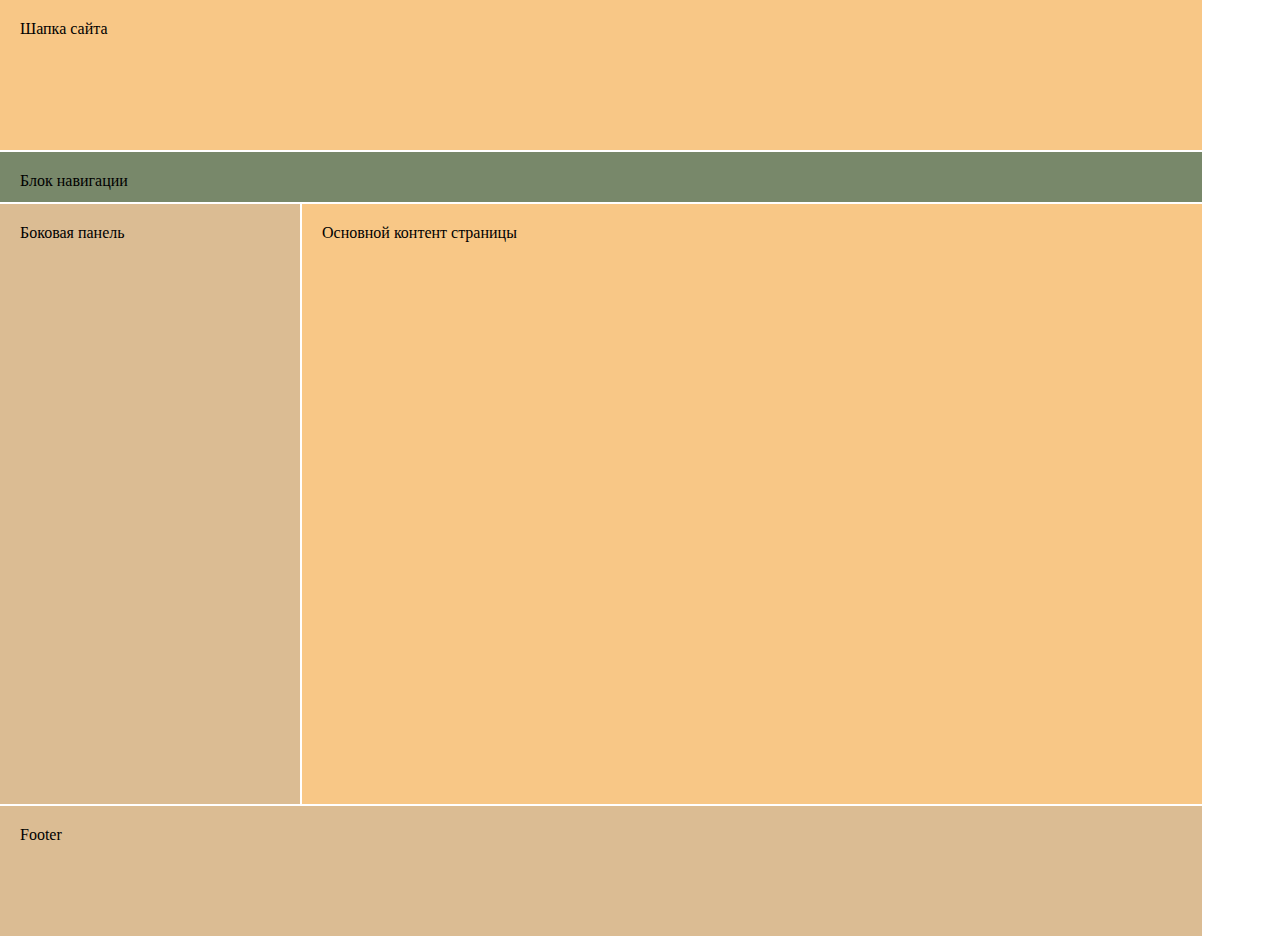
<file: 1.html>
<!doctype html>
<title>Шаблон сайта</title>
<style>
body { 
  display: grid;
  max-width: 1200px;
  grid-template-areas: 
    "header header"
    "nav nav"
    "one article"
    "footer footer";
  grid-template-rows: 150px 50px 600px 130px;
  grid-template-columns: 25% 75%;
  grid-gap: 2px;
  height: 100vh;
  margin: 0;
  }
header, footer, article, left, nav, div {
  padding: 20px;
  
}
#pageHeader {
  grid-area: header;
  background-color: rgb(248, 199, 134);
}
#pageFooter {
  grid-area: footer;
  background-color: rgb(219, 188, 147);
}
#mainNav1 {
  grid-area: nav;
  background-color: rgb(120, 136, 106); 
}
#mainArticle { 
  grid-area: article;  
  background-color: rgb(248, 199, 134);     
  }
#mainNav { 
  grid-area: one; 
  background-color: rgb(219, 188, 147);
  }
#siteAds { 
  grid-area: ads;
  background-color: rgb(248, 199, 134); 
  }
</style>
<body>
  <header id="pageHeader">Шапка сайта</header>
  <nav id="mainNav1">Блок навигации</nav>
  <article id="mainArticle">Основной контент страницы</article>
  <nav id="mainNav">Боковая панель</nav>

  <footer id="pageFooter">Footer</footer>
</body>
</file>
<file: js2/style.css>
input {
    
    margin: 10px;
}
</file>
<file: js4/styles.css>
div {
    padding: 10px;
}

.out-4 {
    color: rgb(2, 87, 100);
}
</file>
<file: js5_WeatherApp/style.css>
:after, :before {
    -webkit-box-sizing: border-box;
    -moz-box-sizing: border-box;
    box-sizing: border-box;
}
html, body {
    margin: 0;
    padding: 0;
    font-family: Space Grotesk,Arial,sans-serif;
    font-size: 14px;
    color: #191919;
    background: rgb(244, 244, 222);

}
label {
    color: #191919;
    font-size: 15px;
}
label:hover {
    color: rgb(244, 244, 222);
    cursor: pointer;
    transition:0.1s;
}
label:active {
color: #191919;
cursor: pointer;
transition: 0.1s;
}
.label {
    background-color: red;
    opacity: 1;
    border: none;
    outline: none;
}
.citySelector {
    margin-top: 5px;
    display: flex;
}
#citySelector {
    width: 160px;
    height: 25px;
    border: red;
    outline: none;
    border: #191919;    
}
.out {
    color: #f9f6f6;
    background-color: rgba(36, 35, 35, 0.6);
    width: 300px;
    height: 450px;
    display: flex;
    flex-direction: column;
    align-items: center ;
    margin-top: 39px;
    padding: 0;
    border-radius: 15px;
}
.top {
    display: flex;
    margin: 0px;
    padding: 0px;
}
.temperature {
    margin: 0px;
    padding-top: 20px;
}
.container {
    width: 400px;
    height: 600px;
    background-color: rgba(0, 0, 0, 0.5);
    background-image: url(./images/Lissabon.jpg);
    display: flex;
    flex-direction: column;
    align-items: center;
}
.header {
    margin-top: 30px;
    display: flex;
    flex-direction: column;
    align-items: center;
}
h1 {
    font-size: 60px;
    padding: 0px;
}
h2 {
    margin: 0px;
}
em, p {
    margin-top: 20px;
    padding-top: 20px;
    border-top: 1px solid #f9f6f6;
}
.image {
    padding: 0px;
    margin: 0px;
    border: none;
}

main {
    width: 100%;
    height: 100%;
    display: flex;
    justify-content: center;
    background: rgb(244, 244, 222);
}
.city-name {
    color: red;
}
</file>
<file: new/styles/style.css>
@font-face {
    font-weight: 400;
    font-family: Montserrat;
    src: url("../fonts/Montserrat-Regular.ttf");
}
@font-face {
    font-weight: 700;
    font-family: Montserrat;
    src: url("../fonts/Montserrat-Bold.ttf");
}

@font-face {
    font-weight: 100;
    font-family: Montserrat;
    src: url("../fonts/Montserrat-Thin.ttf");
}

@font-face {
    font-weight: 300;
    font-family: Montserrat;
    src: url("../fonts/Montserrat-Light.ttf");
}
@font-face {
    font-weight: 500;
    font-family: Montserrat;
    src: url("../fonts/Montserrat-Medium.ttf");
}


.block-wrapper {
    width: 1110px;
    margin: 0 auto;
}
.menu-flex {
    width: auto;
    margin: 0;
    padding: 0;
    display: flex;
    list-style-type: none;
    align-items: center;
    justify-content: space-between;
    flex-wrap: wrap;

}
li {
   padding-right: 20px;
    flex-wrap: wrap;
    font-family: Montserrat;
    font-weight: normal;
}
li:last-child {
    padding-right: 0;

}

.basket {
    padding-left: 80px;
    width: 91px;
}

.nav-wrapper {
    /*width: 1920px;*/
    height: 800px;
    background-color: #F9F6F1;

}

.nav-style {
    display: flex;
    justify-content: space-between;
    align-items: flex-start;
    padding-top: 60px;


}

.logo-title {
    font-family: Montserrat ;
    font-weight: bold;
    color: #000000;
    font-size: 24px;
    text-transform: uppercase;
    margin-left: 20px;

}

.logo-wrapper {
    display: flex;
    align-items: center;
    margin-left: 90px;
    margin-right: 91px;
}
.slider-wrapper {
    display: flex;
    justify-content: space-between;
    margin-top: 172px;
    padding: 0;
}

.text__content {
    display: flex;
    flex-direction: column;
    font-family: Montserrat;
    font-weight: 400;
    font-size: 30px;
    width: 560px;
    padding: 0;
    /*margin-left: 150px;*/
}

.text__content h1 {
    font-family: Montserrat;
    font-weight: 700;
    font-size: 55px;
    margin-bottom: 55px;
    padding: 0;
}


.text__content h3 {
    margin-bottom: 35px;
    padding: 0;
}

.text__content button {
    width: 240px;
    height: 55px;
    background-color: #D7B399;
    color: #FFFFFF;
    text-transform: uppercase;
    cursor: pointer;
}

.text__content button,
.text__content button:active,
.text__content button:focus{
    border: none;
 }

.image__content {
    display: flex;
    flex-direction: column;
    /*margin-left: 150px;*/
    width: 550px;
}



.delivery {
    width: 1920px;
    height: 235px;
    padding: 40px 0;
    background-color: #000000;
    color: #FFFFFF;
    text-align: center;
    font-family: Montserrat;
}
.delivery h1 {
    padding-top: 80px;
    margin: 0;
    text-transform: uppercase;
}
.delivery h3 {
    font-family: Montserrat;
    font-weight: 100;
}

.thin-weight {
    font-family: Montserrat ;
    font-weight: 300;
}

.collection-wrapper {
    display: flex;
    justify-content: space-between;
    padding: 0;
    background-color: #F9F6F1;
}

.collection__text__content {
    display: flex;
    flex-direction: column;
    font-family: Montserrat;
    font-weight: 400;
    font-size: 30px;
    width: 960px;
    height: 250px;
    padding: 0;
    background-color: #F9F6F1;
}

.collection__text__content h2 {
    font-weight: 400;
    font-family: Montserrat;
    font-size: 24px;
    text-transform: uppercase;
    white-space: nowrap;
}

.collection__text__content h4 {
    font-weight: 300;
    font-family: Montserrat;
    font-size: 16px;
}
.collection__text__content button {
    width: 80px;
    height: 30px;
    background-color: #D7B399;
    color: #FFFFFF;
    text-transform: uppercase;
    cursor: pointer;
}

.collection__text__content button,
.collection__text__content button:active,
.collection__text__content button:focus{
    border: none;
}

.collection__image__content {
    display: flex;
    flex-direction: column;
    background-color: #F9F6F1;
    width: 960px;
    height: 250px;
}

.collection__image__content img {
    width: 190px;
    height: 171px;
    margin-top: 40px;
}

.background-style {
    display: block;
    background-color: #F9F6F1;
}

.medium-text {
    font-weight: 500;
    font-family: Montserrat;
}
.light-text {
    font-weight: 300;
    font-family: Montserrat;
}

.collection-block-wrapper {
    width: 1920px;
    margin: 0 auto;
    background-color: #F9F6F1;
}
</file>
<file: урок-12/style.css>
html,body {
    box-sizing: border-box;
    font-family: 'Open Sans', sans-serif;
}

body {
   margin-top: 50px;
    padding: 50px;
}

h2 {
    color: #191919;
}

fieldset {
    width: 600px;
    height: fit-content;
    background-color: whitesmoke;
    border:1px solid rgb(119, 119, 119);
    border-radius: 20px;
    margin: 10px;
    padding: 10px;
}

.main {
    display:flex;
    flex-direction: column;
    justify-content: center;
    position: absolute;
    align-self: center;
    background-color: rgb(221, 218, 218);
    padding-left: 50px;
    padding-right: 50px;
    padding-bottom: 50px;
    border: 1px solid rgb(204, 203, 203)f;
    border-radius: 20px;
    margin-top: 200px;
}
 .container {
    display: flex;
    width: 100%;
    height: 100vh;
    background-color: #fff;
    justify-content: center;
    margin-top: 0px;
    margin-bottom: 100px;
 }
  
 li {
    padding-bottom: 10px;
 }


 .form {
    padding-left: 15px;
    border: 1px solid rgb(160, 160, 160);
    width: 200px;
    height: 30px;
    border-radius: 20px;
    margin-bottom: 20px;
    background: white;
 }

 label {
    font-weight: 400;
    text-transform: uppercase;
    font-size: 13px;
    color: #191919;
    padding: 10px;
  }

  legend {
    padding: 10px;
  }

  .button {
    width: 100px;
    height: 40px;
    border: none;
    border-radius: 20px;
    background-color: #191919;
    color: #fff;
    cursor: pointer;
    margin: 20px;
  }

  .button:hover {
    background-color: #707070;
  }
</file>
<file: урок-7/style.css>
body {
    background-color: rgb(247, 235, 220);
    padding-left: 20px;
    font-family: 'Segoe UI', Tahoma, Geneva, Verdana, sans-serif;
    }
.container {
    width: 40%;
    display: flex;
    justify-content: center;
    border: 1px solid burlywood;
    background-color: #fff;
}
#block-1 {
    width: 50px;
    height: 30px;
    border: 1px solid #000;
}
#block-2 {
    margin: 20px;
    width: 50px;
    height: 30px;
    background-color: rgb(197, 196, 196);

}
.text-1 {
    width: 400px;
        display: inline-block;
        text-align: justify;
}
.text-2 {
    width: 400px;
        display: inline-block;
        border-left: 3px solid blue;
        border-left-style: dotted;
        padding: 0 0 0 15px;
        text-align: justify;
}

q {
font-size: 15px;
}
.h1 {
    color: rgb(15, 177, 15);
    font-style: bold;
    font-size: 30px;
}
.h2 {
    color: rgb(68, 92, 48);
    font-style: bold;
    font-size: 20px;
}
span {
    font-size: 17px;
}
ol {
    counter-reset: list;
}
ol > li {
    list-style: none;
}
ol > li:before {
    content: counter(list) ") ";
    counter-increment: list;
}
.text-3 {
    width: 400px;
        display: inline-block;
        color: orangered;
        background-color: black;
        border: 3px solid red;
        padding: 20px;
        margin-bottom: 20px;
        text-align: justify;

        
}
.containerBox {
    display: flex;
    flex-direction: column;
    }

.box {
    margin: 0;
}
.scroll-box {
    margin: 60px;
    background-color: beige;
    border-top: 5px double green;
    border-bottom: 5px double green;
    color: darkgoldenrod;
    text-align: justify;
    padding-left: 17px;
    padding-right: 17px;
    font-family: sans-serif;
    font-size: 14px;
    overflow-y: scroll;
    width: 400px;
    height: 80px;
    text-indent: 15px;
    letter-spacing: 2px;
}

.container_9 {
    width: 600px;
    background-color: white;
    border-left: 2px solid rgb(218, 215, 215);
    padding: 20px;
    margin: 30px;
    font-size: 16px;
    font-family: Arial, Helvetica, sans-serif;
}
.wrapper {
    color: #5c5b5b;
    font-family: Verdana, Geneva, Tahoma, sans-serif;
    font-size: smaller;
    background-color: rgb(236, 236, 230);
    border: 1px solid rgb(212, 210, 210);
    border-radius: 2px;
    padding: 10px;

}
.bem {
    color: #5c5b5b; 
    font-family: Verdana, Geneva, Tahoma, sans-serif;
    font-size: smaller;
    background-color: rgb(236, 236, 230);
    border: 1px solid rgb(212, 210, 210);
    border-radius: 2px;
    padding: 5px;
}
.bem {
    display: inline-block;
}
.scroll {
    margin: 4px, 4px;
    padding: 4px;
    width: 100%;
    overflow-x: auto;
    overflow-y: hidden;
    white-space: nowrap;
}
.container_10 {
    width: 600px;
    background-color: white;
    padding: 20px;
    margin: 15px;
    font-size: 15px;
    font-family: Arial, Helvetica, sans-serif;
    color: rgb(141, 141, 139);
    
}
.chart {
    display: inline-block;
    background-color: #f8f7f7;
    color: #5c5b5b; 
    font-family: Verdana, Geneva, Tahoma, sans-serif;
    background-color: #f8f7f7;
    padding: 5px;
}
.code {
    display: flexbox;
    width: 100%;
    
    color: #5c5b5b; 
    font-family: Verdana, Geneva, Tahoma, sans-serif;
    background-color: #f8f7f7;
    text-align: justify;
    padding: 0;
    margin: 0;
}
.scrollCode {
    width: 80%;
    padding: auto;
    background-color: #f8f7f7;
    margin: 4px, 4px;
    padding: 4px;
    overflow-x: auto;
    overflow-y: hidden;
    white-space: nowrap;
}
.container_11 {
    padding: 20px;
    display: block;
    background-color: #fff;
    width: 600px;
    margin: 30px;

}
.headin {
    display: flex;
    align-items: baseline;
    padding: 15px;
}
.redText {
    color:  brown;
    width: 50%;
    font-size: 28px;
    font-family: Georgia;
}
hr {

      width: 50%;
      color: #d1d0d0;
      size: 1px;
}
.blackBox {
    display: inline-flex;
    width: 95%;
    align-items: center;
    height: 30px;
    background: linear-gradient(rgb(87, 86, 86), black);
    color: azure;
    padding: 15px;
    
}
.redText-2 {
    color:  brown;
    font-size: 20px;
    font-family: Georgia;
}
.container_12 {
background-color: azure;
display: inline-flex;
margin: 30px;


}
.brownUp {
    color: brown;
    text-transform: uppercase;
    font-family: Georgia;
    text-align: end;
}
.books {
    text-align: end;
    color: gray;
    padding-bottom: 15px;
}
.container_13 {
    background-color:white;
display: inline-flex;
padding: 15px;
margin: 30px;
 }
a.blue, a.abiturient {
    align-content: flex-start;
    display: flex;
    text-decoration: none;
    padding: 2px 1px 0;
    color: black;
}
.abiturient:hover {
    background-color: rgb(197, 59, 59);
    color: #f8f7f7;
}

.abc {
    text-transform: uppercase;
    font-size: 15px;
    font-style: bold;
    font-family: Montserrat;
    font-weight: 80;
    text-align: center;
    padding: 5px;
    border-top: 1px gray ;
    border-top-style: dotted;

}


.container_14 {
    background-color: white;
display: inline-flex;
padding: 15px;
margin: 30px;



}
.abb {
    
    text-transform: uppercase;
    font-size: 15px;
    font-style: bold;
    font-family: Montserrat;
    font-weight: 80;
    align-content: center;
    padding: 0;
    border-top: 1px gray ;
    border-top-style: dotted;
    margin-block-start: 0em;
    margin-block-end: 0;
}

.blue {
    width: 200px;
    height: 40px;
    color: rgb(4, 69, 109);
    font: Arial;
    font-style: bold ;
    border-left: 5px solid;
    border-right: 5px solid;
    border-bottom: 1px solid;
    border-color: #d4d2d2;
    margin-top: -1em;
    margin-bottom: -1em;
    align-items: center;
    justify-content: center;
   
    
}
.blue:link {
    color:rgb(4, 69, 109);
    font: Arial bold;
    

}
.blue:hover {
    background-color: rgb(4, 69, 109);
    color: white;
}

.container_15 {
    width: 600px;
    height: 350px;
    display: flex;
    padding: 15px;
    margin: 15px;
}

.scroll-box_2 {
    background-color: beige;
    color: darkgoldenrod;
    text-align: justify;
    padding-left: 150px;
    padding-right: 17px;
    font-family: sans-serif;
    font-size: 14px;
    overflow: auto;
    overflow-x: auto;
}

.box-3 {
    
        position: absolute;
        background: rgb(252, 249, 249);
        background-color: azure;
        border: 1px solid #c7c5c5;
        width: 100px;
        height: 60px;
        padding: 5px;
        margin-top: 150px;
        left: 67px;
        cursor: pointer;
}
 
 #four:active {
    background-color: rgb(218, 218, 218);
    color: white;
 }

 .container_16 {
    display: grid;
    width: 300px;
    height: 300px;
    align-items: auto;
    border: 1px solid #191919;
    grid-template-columns:  1fr 1fr 1fr;
    grid-template-rows: 1fr 1fr 1fr;
    justify-content: center;
    grid-gap: 20px;
    padding: 20px;
    margin: 30px;
 }
.red_box {
    grid-row: 1/2;
    grid-column: 1/2;
    background-color: red;
    border: 1px solid #191919;
    
}
.blue_box {
    grid-row: 1/3;
    grid-column: 2/4;
    background-color: blue;
    border: 1px solid #191919;
    
}
.green_box {

    grid-row: 2/4;
    grid-column: 1/2;
    background-color: green;
    border: 1px solid #191919;
    height: auto;
}
.yel_box {
    grid-row: 3/4;
    grid-column: 2/4;
    background-color: yellow;
    border: 1px solid #191919;
}
.container_17 {
    font-family: 'Segoe UI', Tahoma, Geneva, Verdana, sans-serif;
    width: 600px;
    height: 400px;
    margin: 30px;
    background-color: #191919;
}
.webContent {
    display: grid;
    height: 100%;
    margin: auto;
    width: 400px;
    background-color: #d4d2d2;
    grid-template-rows: 20% 1fr 20%;
    
}
.headerW {
    width: 100%;
    background-color: #5c5b5b;
    grid-row: 1/2;
    text-align: center;
    font-size: 35px;
    letter-spacing: 6px;
    font-style: oblique;
    padding-top: 8px;
    
}
.maincontainer {
    display: grid;
    grid-row: 2/3;
    width: 100%;
    background-color: #bdb5b5;
    grid-template-columns: 30% 1fr;
    
}
.footer {
    display: block;
    grid-row: 3/4;
    width: 100%;
    background-color: #7eec10;
    text-align: center;
    font-size: 35px;
    letter-spacing: 6px;
    font-style: oblique;
    padding-top: 10px;
    
}
.sidebar {
    background-color: antiquewhite;
    text-align: center;
    font-size: 25px;
    
    font-style: oblique;
    padding-top: 10px;
    }
.contentBox {
    text-align: center;
    font-size: 25px;
    
    font-style: oblique;
    padding-top: 10px;
}

.container_18 {
    display: grid;
    width: fit-content;
    grid-template-columns: repeat(3, 150px);
    grid-template-rows: repeat(2, 150px);
    background-color: #191919;
    gap: 15px;
    padding: 15px;
    margin: 30px;
}
.grays {
    width: 150px;
    height: 150px;
    background-color: #e99c9c;
}

.container_19 {
    display: grid;
    grid-template-columns: 2% 5% 15% 25% 45%;
    width: 50%;
    height: 130px;
background-color: skyblue;
padding: 30px;
gap: 3px;
    
}

.blockflex {
    margin: 0px;
    padding: 0px;
    box-sizing: border-box;
    width: 100%;
background: #fffdfd;
width: 90%;
}

.favorite-styled {
    color: #f8f7f7;
    width: 200px;
    height: 40px;
    background-color: rgb(138, 158, 105);
    border: none; 
    border-radius: 5px;
    box-shadow: 5px 5px rgba(243, 117, 117, 0.5);
}

.container_21 {
   display: flex;
   justify-content: center;
    width: 100px;
    height: 100px;
    align-items: center;
    background-color: #697e54;

}
.circle {
    width: 40px;
    height: 40px;
    background-color: black;
    border: 15px solid orange;
  border-radius: 50%;
}

.container_22 {
    margin: 30px;
}

.container_22 {
    display: flex;
    align-items: end;
}
.triangle-top {
    width: 0;
    height: 0;
    border-left: 20px solid transparent;
    border-right: 20px solid transparent;
    border-bottom: 30px solid #0d4e3e;
}
.triangle-bottom {
    width: 0;
    height: 0;
    border-left: 40px solid transparent;
    border-right: 40px solid transparent;
    border-top: 70px solid #0d4e3e;
}

.container_23 {
    width: 250px;
    display: flex;
    align-items: center;
    justify-content: space-between;
    padding: 30px;
    
    
}

.square-1 {
	width: 90px;
	height: 90px;
	background: orchid;
    border-radius: 5px;
    transform: rotate(45deg);
}

.square-2 {
	width: 60px;
	height: 60px;
	background: green;
    border-radius: 5px;
    transform: rotate(45deg);
}
.square-3 {
	width: 30px;
	height: 30px;
	background: brown;
    border-radius: 5px;
    transform: rotate(45deg);
}

.container_24 {
    width: 300px;
    display: flex;
    align-items: stretch;
    padding: 20px;
    padding: 30px;
    font-family: 'Times New Roman', Times, serif;
    font-size: 30px;
    text-transform: uppercase;
    letter-spacing: 4px;
}
.xbox {
    display: grid;
    grid-template-columns: 1fr 1fr 1fr;
    grid-template-rows: 1fr 1fr 1fr;
    width: auto;
    height: auto;
}
.pixel1 {
    width: 15px;
    height:15px;
    background-color: #000;
    grid-column: 1/2;
    grid-row: 1/2;
}
.pixel2 {
    width: 15px;
    height:15px;
    background-color: #000;
    grid-column: 3/4;
    grid-row: 1/2;
}
.pixel3 {
    width: 15px;
    height:15px;
    background-color: #000;
    grid-column: 2/3;
    grid-row: 2/3;
}
.pixel4 {
    width: 15px;
    height:15px;
    background-color: #000;
    grid-column: 1/2;
    grid-row: 3/4;
}
.pixel5 {
    width: 15px;
    height:15px;
    background-color: #000;
    grid-column: 3/4;
    grid-row: 3/4;
}
.smart {
    display: flex;
}

.container_25 {
    width: auto;
    height: 25px;
    background-color: #5c5b5b;
    border-top: 6px solid #970606;
    border-bottom-left-radius: 4px;
    margin: 30px;
    padding: 5px;
}
nav ul {
    color: #606060;
    padding: 0;
    margin: 0;
    text-align: center;
}

nav li{
    display: inline-block;
    width: 10%; 
      margin-right: -4px;
}

nav a {
    display: block;
    text-decoration: none;
    font-family: sans-serif;
    height: 40%; /* vertically center */
    line-height: 40%; /* vertically center */
    color: #fff;
}

nav a:hover {
    color: #5f0008;
  }
   
  nav a.active {
    background-color: #eee;
    color: #970606;
    cursor: default;
  }
</file>
